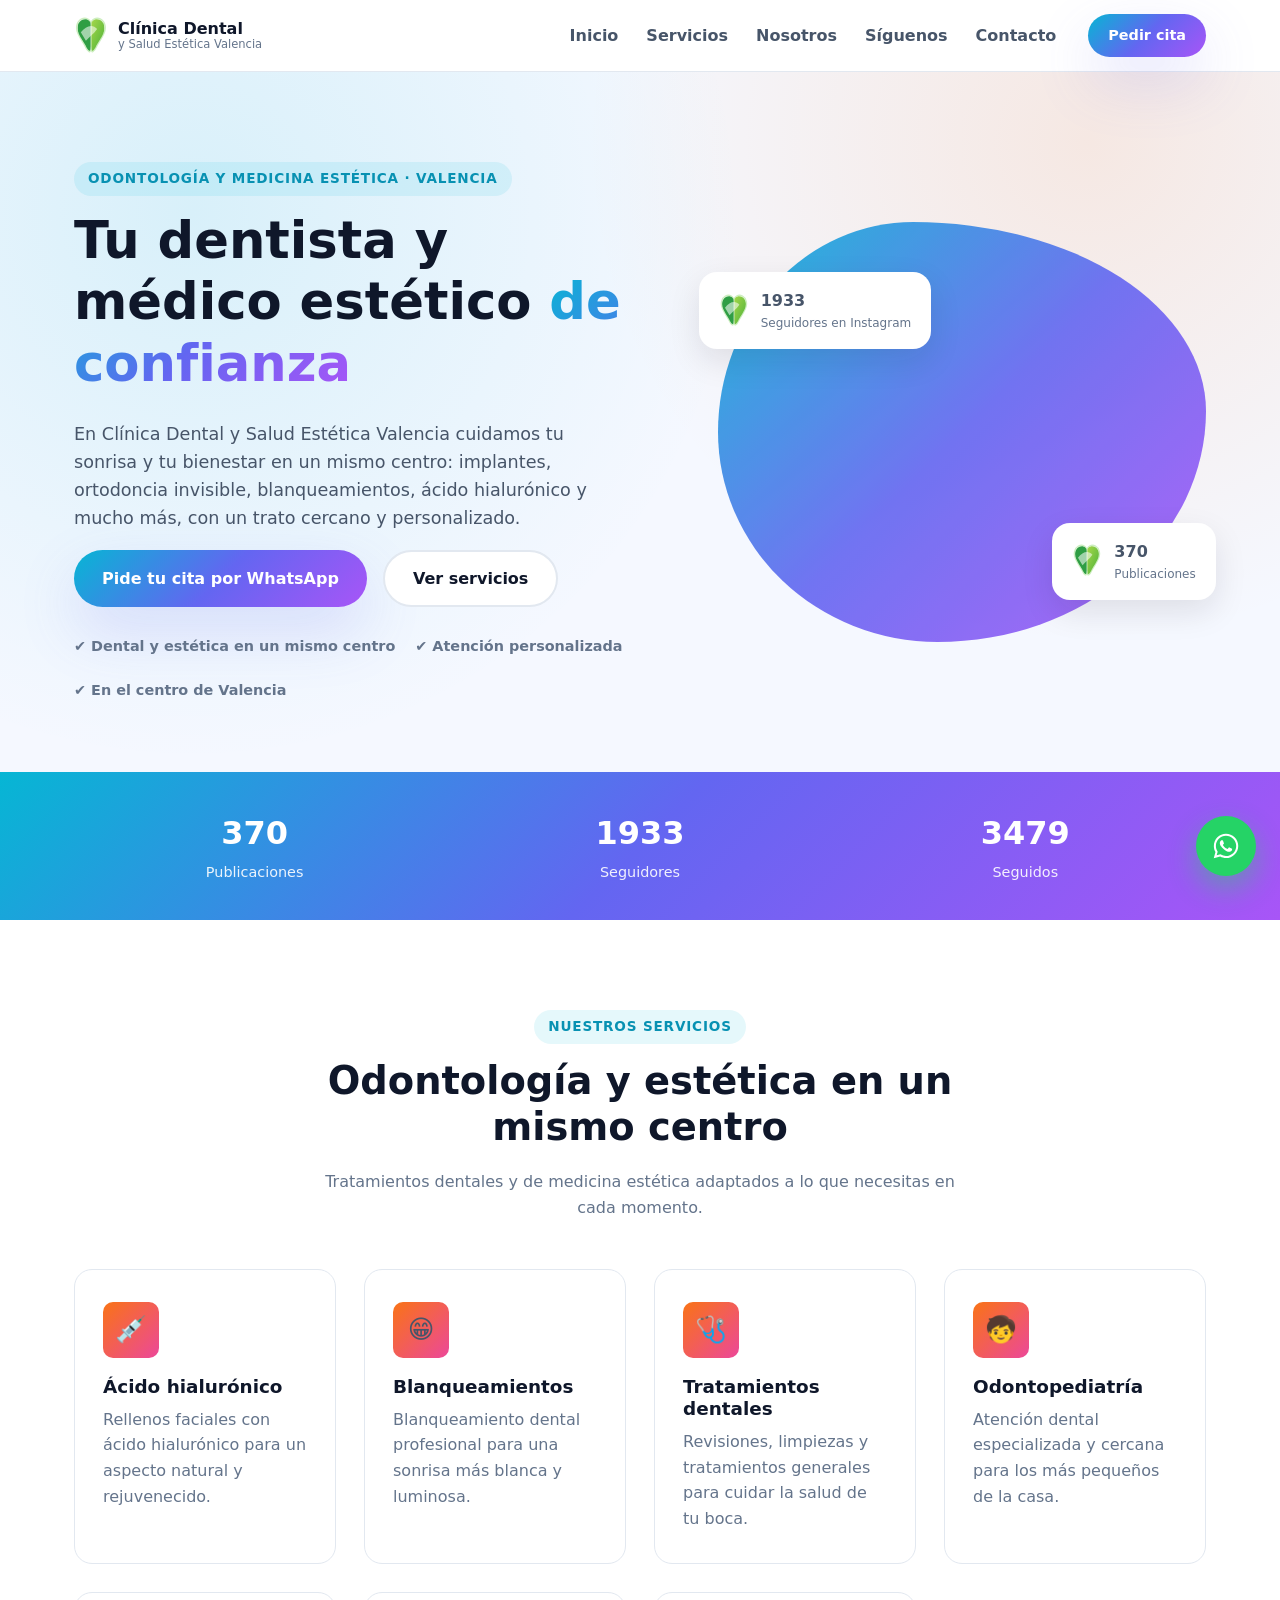
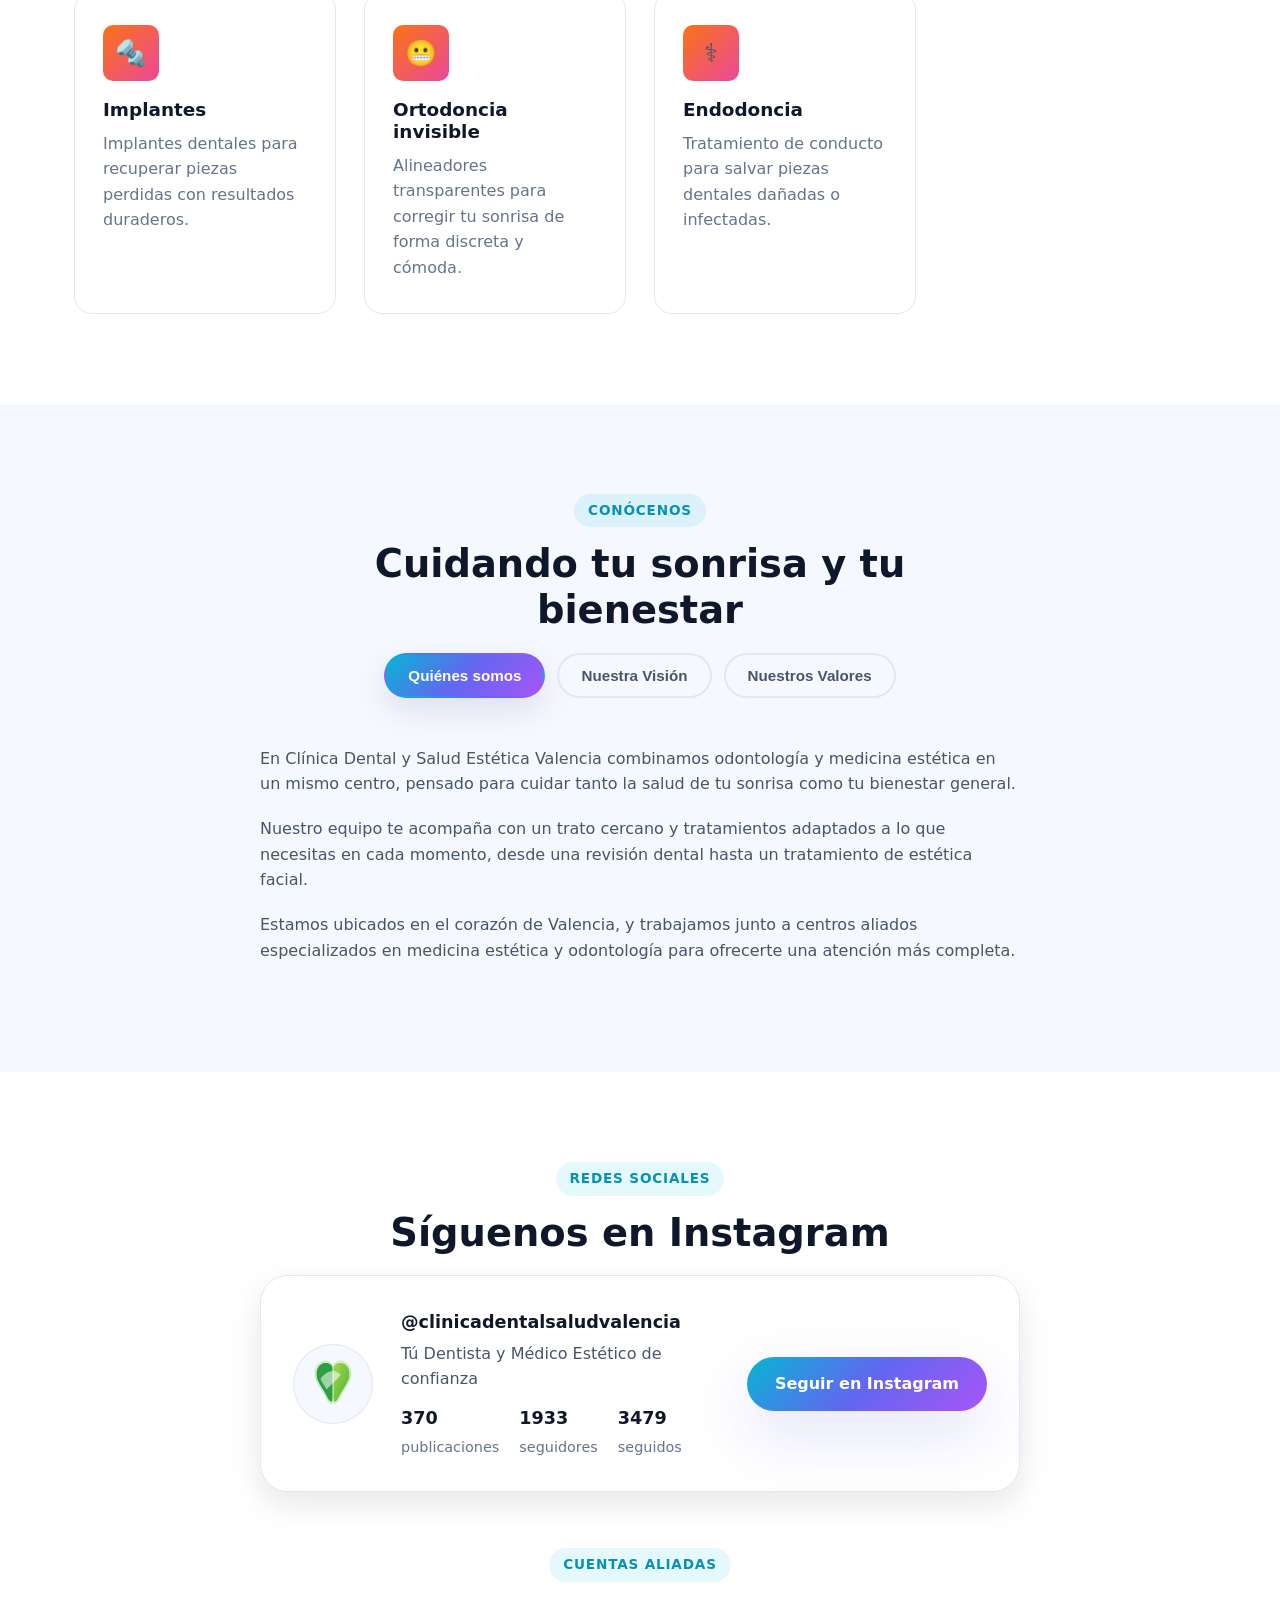
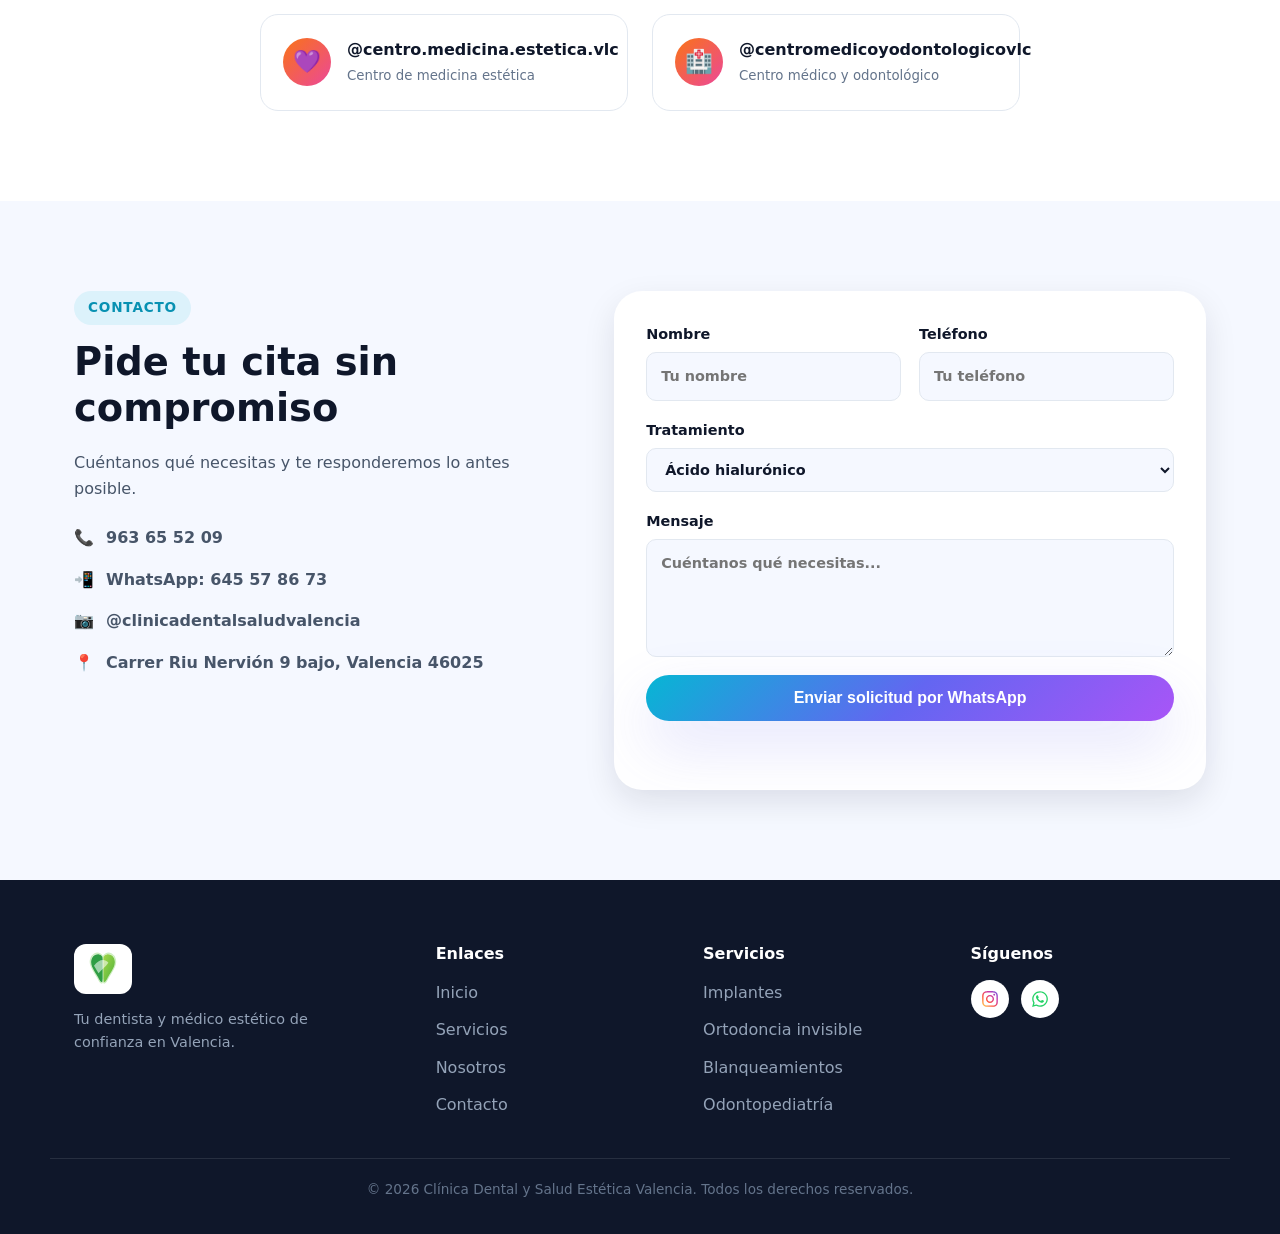
<file: index.html>
<!DOCTYPE html>
<html lang="es">
<head>
  <meta charset="UTF-8">
  <meta name="viewport" content="width=device-width, initial-scale=1.0">
  <title>Clínica Dental y Salud Estética Valencia | Odontología y Medicina Estética</title>
  <meta name="description" content="Clínica Dental y Salud Estética Valencia: tu dentista y médico estético de confianza. Implantes, ortodoncia invisible, blanqueamientos, ácido hialurónico y más, en Valencia.">
  <link rel="icon" href="data:image/svg+xml,<svg xmlns=%22http://www.w3.org/2000/svg%22 viewBox=%220 0 100 100%22><text y=%22.9em%22 font-size=%2290%22>🦷</text></svg>">
  <link rel="stylesheet" href="styles.css">
</head>
<body>

  <header class="header" id="header">
    <div class="container header__inner">
      <a href="#inicio" class="logo">
        <span class="logo__badge" aria-hidden="true">
          <svg viewBox="0 0 100 112" class="tooth-icon">
            <defs>
              <clipPath id="toothClipHeader">
                <path d="M50,24 C50,10 36,2 23,9 C10,16 7,34 14,49 C19,61 27,71 34,84 C37,91 41,97 45,99.5 C47,100.5 48.5,98.5 49.5,89 L50.5,89 C51.5,98.5 53,100.5 55,99.5 C59,97 63,91 66,84 C73,71 81,61 86,49 C93,34 90,16 77,9 C64,2 50,10 50,24 Z"/>
              </clipPath>
              <linearGradient id="toothRightHeader" x1="0" y1="0" x2="1" y2="1">
                <stop offset="0%" stop-color="#a9d94a"/>
                <stop offset="55%" stop-color="#6cbf3f"/>
                <stop offset="100%" stop-color="#3fa535"/>
              </linearGradient>
            </defs>
            <path d="M50,24 C50,10 36,2 23,9 C10,16 7,34 14,49 C19,61 27,71 34,84 C37,91 41,97 45,99.5 C47,100.5 48.5,98.5 49.5,89 L50.5,89 C51.5,98.5 53,100.5 55,99.5 C59,97 63,91 66,84 C73,71 81,61 86,49 C93,34 90,16 77,9 C64,2 50,10 50,24 Z" fill="none" stroke="#cdeec0" stroke-width="4" transform="scale(1.06) translate(-3,-3)"/>
            <g clip-path="url(#toothClipHeader)">
              <rect x="0" y="0" width="50" height="112" fill="#2f9e44"/>
              <rect x="50" y="0" width="50" height="112" fill="url(#toothRightHeader)"/>
              <path d="M20,45 C35,25 55,20 68,35 C58,50 45,58 35,70 Z" fill="#ffffff" opacity="0.55"/>
              <rect x="49" y="0" width="2" height="112" fill="#ffffff"/>
            </g>
          </svg>
        </span>
        <span class="logo__text">
          <strong>Clínica Dental</strong>
          <small>y Salud Estética Valencia</small>
        </span>
      </a>

      <nav class="nav" id="nav">
        <a href="#inicio">Inicio</a>
        <a href="#servicios">Servicios</a>
        <a href="#nosotros">Nosotros</a>
        <a href="#instagram">Síguenos</a>
        <a href="#contacto">Contacto</a>
      </nav>

      <a href="#contacto" class="btn btn--primary btn--small header__cta">Pedir cita</a>

      <button class="nav-toggle" id="navToggle" aria-label="Abrir menú" aria-expanded="false">
        <span></span><span></span><span></span>
      </button>
    </div>
  </header>

  <main>
    <!-- HERO -->
    <section class="hero" id="inicio">
      <div class="container hero__inner">
        <div class="hero__content">
          <p class="eyebrow">Odontología y medicina estética · Valencia</p>
          <h1>Tu dentista y médico estético <span class="text-accent">de confianza</span></h1>
          <p class="hero__lead">
            En Clínica Dental y Salud Estética Valencia cuidamos tu sonrisa y tu bienestar
            en un mismo centro: implantes, ortodoncia invisible, blanqueamientos, ácido
            hialurónico y mucho más, con un trato cercano y personalizado.
          </p>
          <div class="hero__actions">
            <a href="https://api.whatsapp.com/send?phone=34645578673&text=Hola%2C%20quisiera%20pedir%20una%20cita" target="_blank" rel="noopener" class="btn btn--primary">Pide tu cita por WhatsApp</a>
            <a href="#servicios" class="btn btn--ghost">Ver servicios</a>
          </div>
          <ul class="hero__badges">
            <li>✔ Dental y estética en un mismo centro</li>
            <li>✔ Atención personalizada</li>
            <li>✔ En el centro de Valencia</li>
          </ul>
        </div>
        <div class="hero__visual" aria-hidden="true">
          <div class="hero__blob"></div>
          <div class="hero__card hero__card--1">
            <span class="hero__card-icon">
              <svg viewBox="0 0 100 112" class="tooth-icon">
                <defs>
                  <clipPath id="toothClipCard1">
                    <path d="M50,24 C50,10 36,2 23,9 C10,16 7,34 14,49 C19,61 27,71 34,84 C37,91 41,97 45,99.5 C47,100.5 48.5,98.5 49.5,89 L50.5,89 C51.5,98.5 53,100.5 55,99.5 C59,97 63,91 66,84 C73,71 81,61 86,49 C93,34 90,16 77,9 C64,2 50,10 50,24 Z"/>
                  </clipPath>
                  <linearGradient id="toothRightCard1" x1="0" y1="0" x2="1" y2="1">
                    <stop offset="0%" stop-color="#a9d94a"/>
                    <stop offset="55%" stop-color="#6cbf3f"/>
                    <stop offset="100%" stop-color="#3fa535"/>
                  </linearGradient>
                </defs>
                <path d="M50,24 C50,10 36,2 23,9 C10,16 7,34 14,49 C19,61 27,71 34,84 C37,91 41,97 45,99.5 C47,100.5 48.5,98.5 49.5,89 L50.5,89 C51.5,98.5 53,100.5 55,99.5 C59,97 63,91 66,84 C73,71 81,61 86,49 C93,34 90,16 77,9 C64,2 50,10 50,24 Z" fill="none" stroke="#cdeec0" stroke-width="4" transform="scale(1.06) translate(-3,-3)"/>
                <g clip-path="url(#toothClipCard1)">
                  <rect x="0" y="0" width="50" height="112" fill="#2f9e44"/>
                  <rect x="50" y="0" width="50" height="112" fill="url(#toothRightCard1)"/>
                  <path d="M20,45 C35,25 55,20 68,35 C58,50 45,58 35,70 Z" fill="#ffffff" opacity="0.55"/>
                  <rect x="49" y="0" width="2" height="112" fill="#ffffff"/>
                </g>
              </svg>
            </span>
            <div>
              <strong>1933</strong>
              <small>Seguidores en Instagram</small>
            </div>
          </div>
          <div class="hero__card hero__card--2">
            <span class="hero__card-icon">
              <svg viewBox="0 0 100 112" class="tooth-icon">
                <defs>
                  <clipPath id="toothClipCard2">
                    <path d="M50,24 C50,10 36,2 23,9 C10,16 7,34 14,49 C19,61 27,71 34,84 C37,91 41,97 45,99.5 C47,100.5 48.5,98.5 49.5,89 L50.5,89 C51.5,98.5 53,100.5 55,99.5 C59,97 63,91 66,84 C73,71 81,61 86,49 C93,34 90,16 77,9 C64,2 50,10 50,24 Z"/>
                  </clipPath>
                  <linearGradient id="toothRightCard2" x1="0" y1="0" x2="1" y2="1">
                    <stop offset="0%" stop-color="#a9d94a"/>
                    <stop offset="55%" stop-color="#6cbf3f"/>
                    <stop offset="100%" stop-color="#3fa535"/>
                  </linearGradient>
                </defs>
                <path d="M50,24 C50,10 36,2 23,9 C10,16 7,34 14,49 C19,61 27,71 34,84 C37,91 41,97 45,99.5 C47,100.5 48.5,98.5 49.5,89 L50.5,89 C51.5,98.5 53,100.5 55,99.5 C59,97 63,91 66,84 C73,71 81,61 86,49 C93,34 90,16 77,9 C64,2 50,10 50,24 Z" fill="none" stroke="#cdeec0" stroke-width="4" transform="scale(1.06) translate(-3,-3)"/>
                <g clip-path="url(#toothClipCard2)">
                  <rect x="0" y="0" width="50" height="112" fill="#2f9e44"/>
                  <rect x="50" y="0" width="50" height="112" fill="url(#toothRightCard2)"/>
                  <path d="M20,45 C35,25 55,20 68,35 C58,50 45,58 35,70 Z" fill="#ffffff" opacity="0.55"/>
                  <rect x="49" y="0" width="2" height="112" fill="#ffffff"/>
                </g>
              </svg>
            </span>
            <div>
              <strong>370</strong>
              <small>Publicaciones</small>
            </div>
          </div>
        </div>
      </div>
    </section>

    <!-- STATS -->
    <section class="stats">
      <div class="container stats__inner">
        <div class="stat">
          <span class="stat__number">370</span>
          <span class="stat__label">Publicaciones</span>
        </div>
        <div class="stat">
          <span class="stat__number">1933</span>
          <span class="stat__label">Seguidores</span>
        </div>
        <div class="stat">
          <span class="stat__number">3479</span>
          <span class="stat__label">Seguidos</span>
        </div>
      </div>
    </section>

    <!-- SERVICIOS -->
    <section class="services" id="servicios">
      <div class="container">
        <p class="eyebrow eyebrow--center">Nuestros servicios</p>
        <h2 class="section-title">Odontología y estética en un mismo centro</h2>
        <p class="section-lead">
          Tratamientos dentales y de medicina estética adaptados a lo que necesitas en cada momento.
        </p>

        <div class="services__grid">
          <article class="card">
            <span class="card__icon">💉</span>
            <h3>Ácido hialurónico</h3>
            <p>Rellenos faciales con ácido hialurónico para un aspecto natural y rejuvenecido.</p>
          </article>
          <article class="card">
            <span class="card__icon">😁</span>
            <h3>Blanqueamientos</h3>
            <p>Blanqueamiento dental profesional para una sonrisa más blanca y luminosa.</p>
          </article>
          <article class="card">
            <span class="card__icon">🩺</span>
            <h3>Tratamientos dentales</h3>
            <p>Revisiones, limpiezas y tratamientos generales para cuidar la salud de tu boca.</p>
          </article>
          <article class="card">
            <span class="card__icon">🧒</span>
            <h3>Odontopediatría</h3>
            <p>Atención dental especializada y cercana para los más pequeños de la casa.</p>
          </article>
          <article class="card">
            <span class="card__icon">🔩</span>
            <h3>Implantes</h3>
            <p>Implantes dentales para recuperar piezas perdidas con resultados duraderos.</p>
          </article>
          <article class="card">
            <span class="card__icon">😬</span>
            <h3>Ortodoncia invisible</h3>
            <p>Alineadores transparentes para corregir tu sonrisa de forma discreta y cómoda.</p>
          </article>
          <article class="card">
            <span class="card__icon">⚕️</span>
            <h3>Endodoncia</h3>
            <p>Tratamiento de conducto para salvar piezas dentales dañadas o infectadas.</p>
          </article>
        </div>
      </div>
    </section>

    <!-- NOSOTROS -->
    <section class="about" id="nosotros">
      <div class="container">
        <p class="eyebrow eyebrow--center">Conócenos</p>
        <h2 class="section-title">Cuidando tu sonrisa y tu bienestar</h2>

        <div class="tabs" role="tablist">
          <button class="tab-btn is-active" data-tab="quienes-somos" role="tab" aria-selected="true">Quiénes somos</button>
          <button class="tab-btn" data-tab="vision" role="tab" aria-selected="false">Nuestra Visión</button>
          <button class="tab-btn" data-tab="valores" role="tab" aria-selected="false">Nuestros Valores</button>
        </div>

        <div class="tab-panel is-active" id="tab-quienes-somos" role="tabpanel">
          <div class="tab-text">
            <p>
              En Clínica Dental y Salud Estética Valencia combinamos odontología y medicina
              estética en un mismo centro, pensado para cuidar tanto la salud de tu sonrisa
              como tu bienestar general.
            </p>
            <p>
              Nuestro equipo te acompaña con un trato cercano y tratamientos adaptados a lo
              que necesitas en cada momento, desde una revisión dental hasta un tratamiento
              de estética facial.
            </p>
            <p>
              Estamos ubicados en el corazón de Valencia, y trabajamos junto a centros
              aliados especializados en medicina estética y odontología para ofrecerte una
              atención más completa.
            </p>
          </div>
        </div>

        <div class="tab-panel" id="tab-vision" role="tabpanel">
          <div class="tab-text tab-text--centered">
            <p class="tab-quote">
              Queremos ser el centro de confianza de referencia en Valencia para el cuidado
              dental y estético, ofreciendo un servicio cercano, profesional y adaptado a
              cada paciente, donde cuidar tu sonrisa y tu bienestar sea una experiencia
              sencilla y agradable.
            </p>
          </div>
        </div>

        <div class="tab-panel" id="tab-valores" role="tabpanel">
          <div class="values__grid">
            <article class="value-card">
              <span class="value-card__number">1</span>
              <h3>Confianza</h3>
              <p>Construimos una relación cercana con cada paciente, basada en la escucha y la transparencia.</p>
            </article>
            <article class="value-card">
              <span class="value-card__number">2</span>
              <h3>Excelencia clínica</h3>
              <p>Cuidamos cada detalle de tus tratamientos dentales y estéticos con rigor profesional.</p>
            </article>
            <article class="value-card">
              <span class="value-card__number">3</span>
              <h3>Cercanía</h3>
              <p>Te acompañamos en cada paso, resolviendo tus dudas y adaptándonos a tus necesidades.</p>
            </article>
            <article class="value-card">
              <span class="value-card__number">4</span>
              <h3>Innovación</h3>
              <p>Incorporamos tratamientos y técnicas actuales para cuidarte mejor cada día.</p>
            </article>
            <article class="value-card">
              <span class="value-card__number">5</span>
              <h3>Compromiso</h3>
              <p>Nos comprometemos con tu salud dental y tu bienestar a largo plazo.</p>
            </article>
          </div>
        </div>
      </div>
    </section>

    <!-- INSTAGRAM / CUENTAS ALIADAS -->
    <section class="social" id="instagram">
      <div class="container">
        <p class="eyebrow eyebrow--center">Redes sociales</p>
        <h2 class="section-title">Síguenos en Instagram</h2>

        <div class="ig-profile">
          <span class="ig-profile__avatar" aria-hidden="true">
            <svg viewBox="0 0 100 112" class="tooth-icon">
              <defs>
                <clipPath id="toothClipIg">
                  <path d="M50,24 C50,10 36,2 23,9 C10,16 7,34 14,49 C19,61 27,71 34,84 C37,91 41,97 45,99.5 C47,100.5 48.5,98.5 49.5,89 L50.5,89 C51.5,98.5 53,100.5 55,99.5 C59,97 63,91 66,84 C73,71 81,61 86,49 C93,34 90,16 77,9 C64,2 50,10 50,24 Z"/>
                </clipPath>
                <linearGradient id="toothRightIg" x1="0" y1="0" x2="1" y2="1">
                  <stop offset="0%" stop-color="#a9d94a"/>
                  <stop offset="55%" stop-color="#6cbf3f"/>
                  <stop offset="100%" stop-color="#3fa535"/>
                </linearGradient>
              </defs>
              <path d="M50,24 C50,10 36,2 23,9 C10,16 7,34 14,49 C19,61 27,71 34,84 C37,91 41,97 45,99.5 C47,100.5 48.5,98.5 49.5,89 L50.5,89 C51.5,98.5 53,100.5 55,99.5 C59,97 63,91 66,84 C73,71 81,61 86,49 C93,34 90,16 77,9 C64,2 50,10 50,24 Z" fill="none" stroke="#cdeec0" stroke-width="4" transform="scale(1.06) translate(-3,-3)"/>
              <g clip-path="url(#toothClipIg)">
                <rect x="0" y="0" width="50" height="112" fill="#2f9e44"/>
                <rect x="50" y="0" width="50" height="112" fill="url(#toothRightIg)"/>
                <path d="M20,45 C35,25 55,20 68,35 C58,50 45,58 35,70 Z" fill="#ffffff" opacity="0.55"/>
                <rect x="49" y="0" width="2" height="112" fill="#ffffff"/>
              </g>
            </svg>
          </span>
          <div class="ig-profile__info">
            <strong>@clinicadentalsaludvalencia</strong>
            <p>Tú Dentista y Médico Estético de confianza</p>
            <ul class="ig-profile__stats">
              <li><strong>370</strong> publicaciones</li>
              <li><strong>1933</strong> seguidores</li>
              <li><strong>3479</strong> seguidos</li>
            </ul>
          </div>
          <a href="https://instagram.com/clinicadentalsaludvalencia" target="_blank" rel="noopener" class="btn btn--primary">Seguir en Instagram</a>
        </div>

        <p class="eyebrow eyebrow--center" style="margin-top: 56px;">Cuentas aliadas</p>
        <div class="allies__grid">
          <a class="allies__card" href="https://instagram.com/centro.medicina.estetica.vlc" target="_blank" rel="noopener">
            <span class="allies__icon">💜</span>
            <div>
              <strong>@centro.medicina.estetica.vlc</strong>
              <small>Centro de medicina estética</small>
            </div>
          </a>
          <a class="allies__card" href="https://instagram.com/centromedicoyodontologicovlc" target="_blank" rel="noopener">
            <span class="allies__icon">🏥</span>
            <div>
              <strong>@centromedicoyodontologicovlc</strong>
              <small>Centro médico y odontológico</small>
            </div>
          </a>
        </div>
      </div>
    </section>

    <!-- CONTACTO -->
    <section class="contact" id="contacto">
      <div class="container contact__inner">
        <div class="contact__info">
          <p class="eyebrow">Contacto</p>
          <h2 class="section-title section-title--left">Pide tu cita sin compromiso</h2>
          <p>Cuéntanos qué necesitas y te responderemos lo antes posible.</p>

          <ul class="contact__details">
            <li><span>📞</span> <a href="tel:+34963655209">963 65 52 09</a></li>
            <li><span>📲</span> <a href="https://api.whatsapp.com/send?phone=34645578673&text=Hola%2C%20quisiera%20pedir%20una%20cita" target="_blank" rel="noopener">WhatsApp: 645 57 86 73</a></li>
            <li><span>📷</span> <a href="https://instagram.com/clinicadentalsaludvalencia" target="_blank" rel="noopener">@clinicadentalsaludvalencia</a></li>
            <li><span>📍</span> <a href="https://www.google.com/maps/search/?api=1&query=Carrer+Riu+Nervi%C3%B3n+9+bajo+Valencia+46025" target="_blank" rel="noopener">Carrer Riu Nervión 9 bajo, Valencia 46025</a></li>
          </ul>
        </div>

        <form class="contact__form" id="contactForm">
          <div class="form-row">
            <label>
              Nombre
              <input type="text" name="nombre" required placeholder="Tu nombre">
            </label>
            <label>
              Teléfono
              <input type="tel" name="telefono" required placeholder="Tu teléfono">
            </label>
          </div>
          <label>
            Tratamiento
            <select name="tratamiento">
              <option value="Ácido hialurónico">Ácido hialurónico</option>
              <option value="Blanqueamiento">Blanqueamiento</option>
              <option value="Tratamiento dental general">Tratamiento dental general</option>
              <option value="Odontopediatría">Odontopediatría</option>
              <option value="Implantes">Implantes</option>
              <option value="Ortodoncia invisible">Ortodoncia invisible</option>
              <option value="Endodoncia">Endodoncia</option>
              <option value="Otro">Otro</option>
            </select>
          </label>
          <label>
            Mensaje
            <textarea name="mensaje" rows="4" placeholder="Cuéntanos qué necesitas..."></textarea>
          </label>
          <button type="submit" class="btn btn--primary btn--full">Enviar solicitud por WhatsApp</button>
          <p class="form-status" id="formStatus" role="status"></p>
        </form>
      </div>
    </section>
  </main>

  <footer class="footer">
    <div class="container footer__inner">
      <div class="footer__brand">
        <div class="footer__logo-badge">
          <svg viewBox="0 0 100 112" class="tooth-icon">
            <defs>
              <clipPath id="toothClipFooter">
                <path d="M50,24 C50,10 36,2 23,9 C10,16 7,34 14,49 C19,61 27,71 34,84 C37,91 41,97 45,99.5 C47,100.5 48.5,98.5 49.5,89 L50.5,89 C51.5,98.5 53,100.5 55,99.5 C59,97 63,91 66,84 C73,71 81,61 86,49 C93,34 90,16 77,9 C64,2 50,10 50,24 Z"/>
              </clipPath>
              <linearGradient id="toothRightFooter" x1="0" y1="0" x2="1" y2="1">
                <stop offset="0%" stop-color="#a9d94a"/>
                <stop offset="55%" stop-color="#6cbf3f"/>
                <stop offset="100%" stop-color="#3fa535"/>
              </linearGradient>
            </defs>
            <path d="M50,24 C50,10 36,2 23,9 C10,16 7,34 14,49 C19,61 27,71 34,84 C37,91 41,97 45,99.5 C47,100.5 48.5,98.5 49.5,89 L50.5,89 C51.5,98.5 53,100.5 55,99.5 C59,97 63,91 66,84 C73,71 81,61 86,49 C93,34 90,16 77,9 C64,2 50,10 50,24 Z" fill="none" stroke="#cdeec0" stroke-width="4" transform="scale(1.06) translate(-3,-3)"/>
            <g clip-path="url(#toothClipFooter)">
              <rect x="0" y="0" width="50" height="112" fill="#2f9e44"/>
              <rect x="50" y="0" width="50" height="112" fill="url(#toothRightFooter)"/>
              <path d="M20,45 C35,25 55,20 68,35 C58,50 45,58 35,70 Z" fill="#ffffff" opacity="0.55"/>
              <rect x="49" y="0" width="2" height="112" fill="#ffffff"/>
            </g>
          </svg>
        </div>
        <p>Tu dentista y médico estético de confianza en Valencia.</p>
      </div>

      <div class="footer__col">
        <h4>Enlaces</h4>
        <a href="#inicio">Inicio</a>
        <a href="#servicios">Servicios</a>
        <a href="#nosotros">Nosotros</a>
        <a href="#contacto">Contacto</a>
      </div>

      <div class="footer__col">
        <h4>Servicios</h4>
        <a href="#servicios">Implantes</a>
        <a href="#servicios">Ortodoncia invisible</a>
        <a href="#servicios">Blanqueamientos</a>
        <a href="#servicios">Odontopediatría</a>
      </div>

      <div class="footer__col">
        <h4>Síguenos</h4>
        <div class="footer__social">
          <a class="social-icon" href="https://instagram.com/clinicadentalsaludvalencia" target="_blank" rel="noopener" aria-label="Instagram">
            <svg viewBox="0 0 448 512" aria-hidden="true">
              <defs>
                <linearGradient id="igGradientFooter" x1="0%" y1="100%" x2="100%" y2="0%">
                  <stop offset="0%" stop-color="#FFDD55"/>
                  <stop offset="35%" stop-color="#FF543E"/>
                  <stop offset="70%" stop-color="#C837AB"/>
                  <stop offset="100%" stop-color="#5F5DE8"/>
                </linearGradient>
              </defs>
              <path fill="url(#igGradientFooter)" d="M224.1 141c-63.6 0-114.9 51.3-114.9 114.9s51.3 114.9 114.9 114.9S339 319.5 339 255.9 287.7 141 224.1 141zm0 189.6c-41.1 0-74.7-33.5-74.7-74.7s33.5-74.7 74.7-74.7 74.7 33.5 74.7 74.7-33.6 74.7-74.7 74.7zm146.4-194.3c0 14.9-12 26.8-26.8 26.8-14.9 0-26.8-12-26.8-26.8s12-26.8 26.8-26.8 26.8 12 26.8 26.8zm76.1 27.2c-1.7-35.9-9.9-67.7-36.2-93.9-26.2-26.2-58-34.4-93.9-36.2-37-2.1-147.9-2.1-184.9 0-35.8 1.7-67.6 9.9-93.9 36.1s-34.4 58-36.2 93.9c-2.1 37-2.1 147.9 0 184.9 1.7 35.9 9.9 67.7 36.2 93.9s58 34.4 93.9 36.2c37 2.1 147.9 2.1 184.9 0 35.9-1.7 67.7-9.9 93.9-36.2 26.2-26.2 34.4-58 36.2-93.9 2.1-37 2.1-147.8 0-184.8zM398.8 388c-7.8 19.6-22.9 34.7-42.6 42.6-29.5 11.7-99.5 9-132.1 9s-102.7 2.6-132.1-9c-19.6-7.8-34.7-22.9-42.6-42.6-11.7-29.5-9-99.5-9-132.1s-2.6-102.7 9-132.1c7.8-19.6 22.9-34.7 42.6-42.6 29.5-11.7 99.5-9 132.1-9s102.7-2.6 132.1 9c19.6 7.8 34.7 22.9 42.6 42.6 11.7 29.5 9 99.5 9 132.1s2.7 102.7-9 132.1z"/>
            </svg>
          </a>
          <a class="social-icon" href="https://api.whatsapp.com/send?phone=34645578673&text=Hola%2C%20quisiera%20pedir%20una%20cita" target="_blank" rel="noopener" aria-label="WhatsApp">
            <svg viewBox="0 0 448 512" fill="#25D366" aria-hidden="true"><path d="M380.9 97.1C339 55.1 283.2 32 223.9 32c-122.4 0-222 99.6-222 222 0 39.1 10.2 77.3 29.6 111L0 480l117.7-30.9c32.4 17.7 68.9 27 106.1 27h.1c122.3 0 224.1-99.6 224.1-222 0-59.3-25.2-115-67.1-157zm-157 341.6c-33.2 0-65.7-8.9-94-25.7l-6.7-4-69.8 18.3L72 359.2l-4.4-7c-18.5-29.4-28.2-63.3-28.2-98.2 0-101.7 82.8-184.5 184.6-184.5 49.3 0 95.6 19.2 130.4 54.1 34.8 34.9 56.2 81.2 56.1 130.5 0 101.8-84.9 184.6-186.6 184.6zm101.2-138.2c-5.5-2.8-32.8-16.2-37.9-18-5.1-1.9-8.8-2.8-12.5 2.8-3.7 5.6-14.3 18-17.6 21.7-3.2 3.7-6.5 4.2-12 1.4-32.6-16.3-54-29.1-75.5-66-5.7-9.8 5.7-9.1 16.3-30.3 1.8-3.7.9-6.9-.5-9.7-1.4-2.8-12.5-30.1-17.1-41.2-4.5-10.8-9.1-9.3-12.5-9.5-3.2-.2-6.9-.2-10.6-.2-3.7 0-9.7 1.4-14.8 6.9-5.1 5.6-19.4 19-19.4 46.3 0 27.3 19.9 53.7 22.6 57.4 2.8 3.7 39.1 59.7 94.8 83.8 35.2 15.2 49 16.5 66.6 13.9 10.7-1.6 32.8-13.4 37.4-26.4 4.6-13 4.6-24.1 3.2-26.4-1.3-2.5-5-3.9-10.5-6.6z"/></svg>
          </a>
        </div>
      </div>
    </div>
    <div class="footer__bottom">
      <p>&copy; <span id="year"></span> Clínica Dental y Salud Estética Valencia. Todos los derechos reservados.</p>
    </div>
  </footer>

  <a href="https://api.whatsapp.com/send?phone=34645578673&text=Hola%2C%20quisiera%20pedir%20una%20cita" target="_blank" rel="noopener" class="whatsapp-fab" aria-label="Contactar por WhatsApp">
    <svg viewBox="0 0 448 512" fill="#fff" aria-hidden="true"><path d="M380.9 97.1C339 55.1 283.2 32 223.9 32c-122.4 0-222 99.6-222 222 0 39.1 10.2 77.3 29.6 111L0 480l117.7-30.9c32.4 17.7 68.9 27 106.1 27h.1c122.3 0 224.1-99.6 224.1-222 0-59.3-25.2-115-67.1-157zm-157 341.6c-33.2 0-65.7-8.9-94-25.7l-6.7-4-69.8 18.3L72 359.2l-4.4-7c-18.5-29.4-28.2-63.3-28.2-98.2 0-101.7 82.8-184.5 184.6-184.5 49.3 0 95.6 19.2 130.4 54.1 34.8 34.9 56.2 81.2 56.1 130.5 0 101.8-84.9 184.6-186.6 184.6zm101.2-138.2c-5.5-2.8-32.8-16.2-37.9-18-5.1-1.9-8.8-2.8-12.5 2.8-3.7 5.6-14.3 18-17.6 21.7-3.2 3.7-6.5 4.2-12 1.4-32.6-16.3-54-29.1-75.5-66-5.7-9.8 5.7-9.1 16.3-30.3 1.8-3.7.9-6.9-.5-9.7-1.4-2.8-12.5-30.1-17.1-41.2-4.5-10.8-9.1-9.3-12.5-9.5-3.2-.2-6.9-.2-10.6-.2-3.7 0-9.7 1.4-14.8 6.9-5.1 5.6-19.4 19-19.4 46.3 0 27.3 19.9 53.7 22.6 57.4 2.8 3.7 39.1 59.7 94.8 83.8 35.2 15.2 49 16.5 66.6 13.9 10.7-1.6 32.8-13.4 37.4-26.4 4.6-13 4.6-24.1 3.2-26.4-1.3-2.5-5-3.9-10.5-6.6z"/></svg>
  </a>

  <script src="script.js"></script>
</body>
</html>
</file>
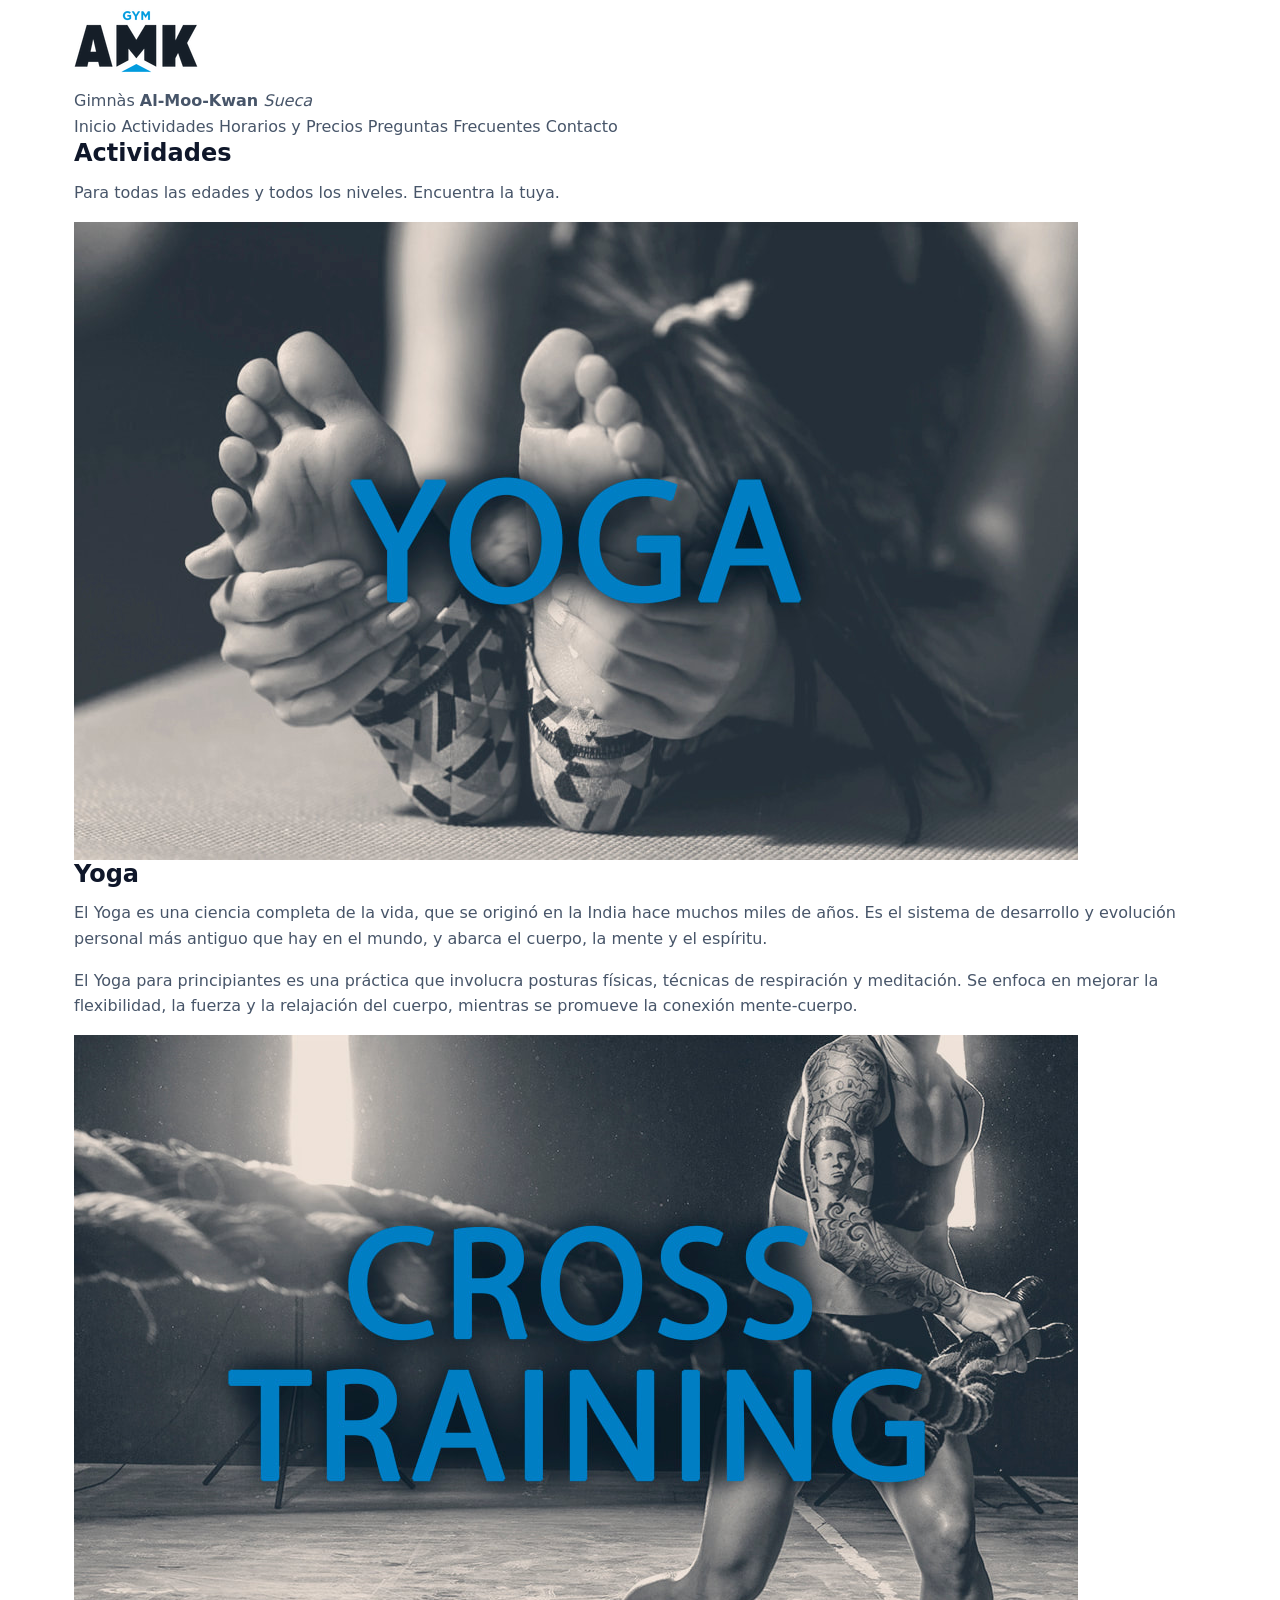
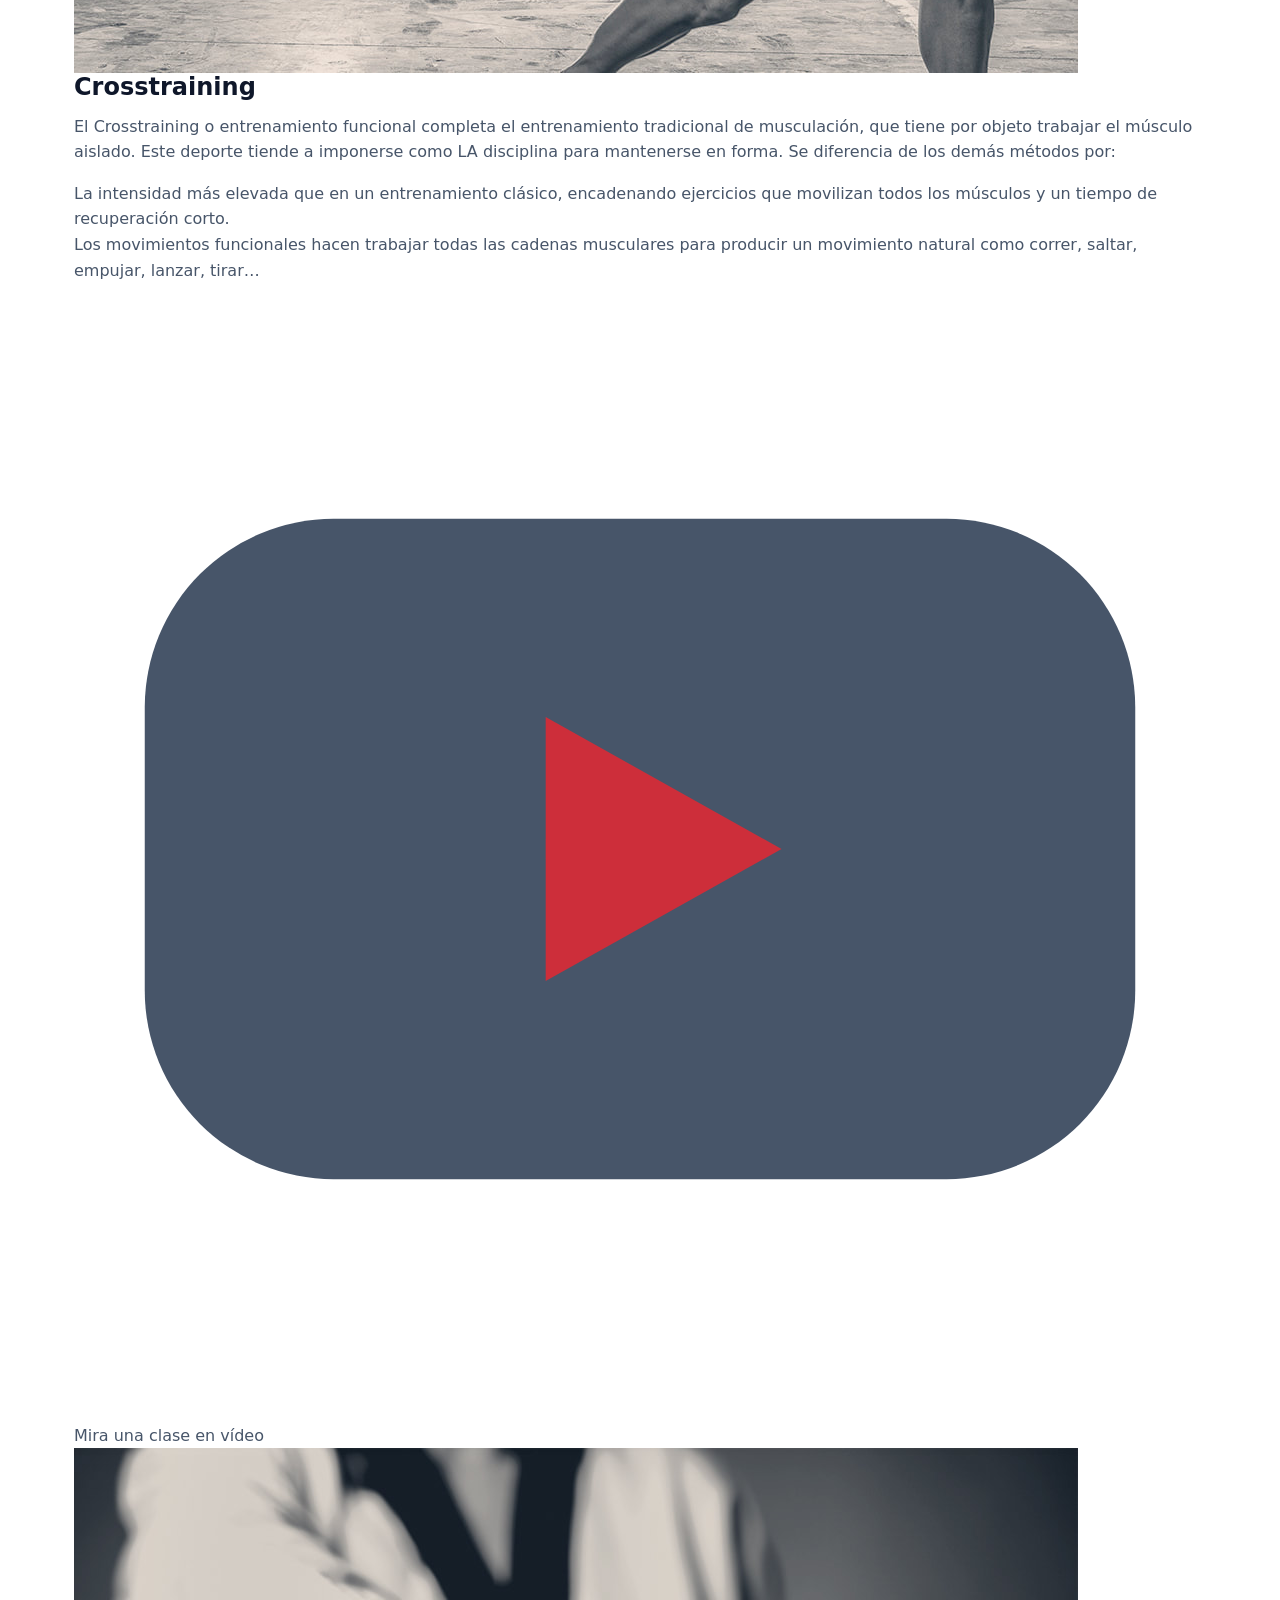
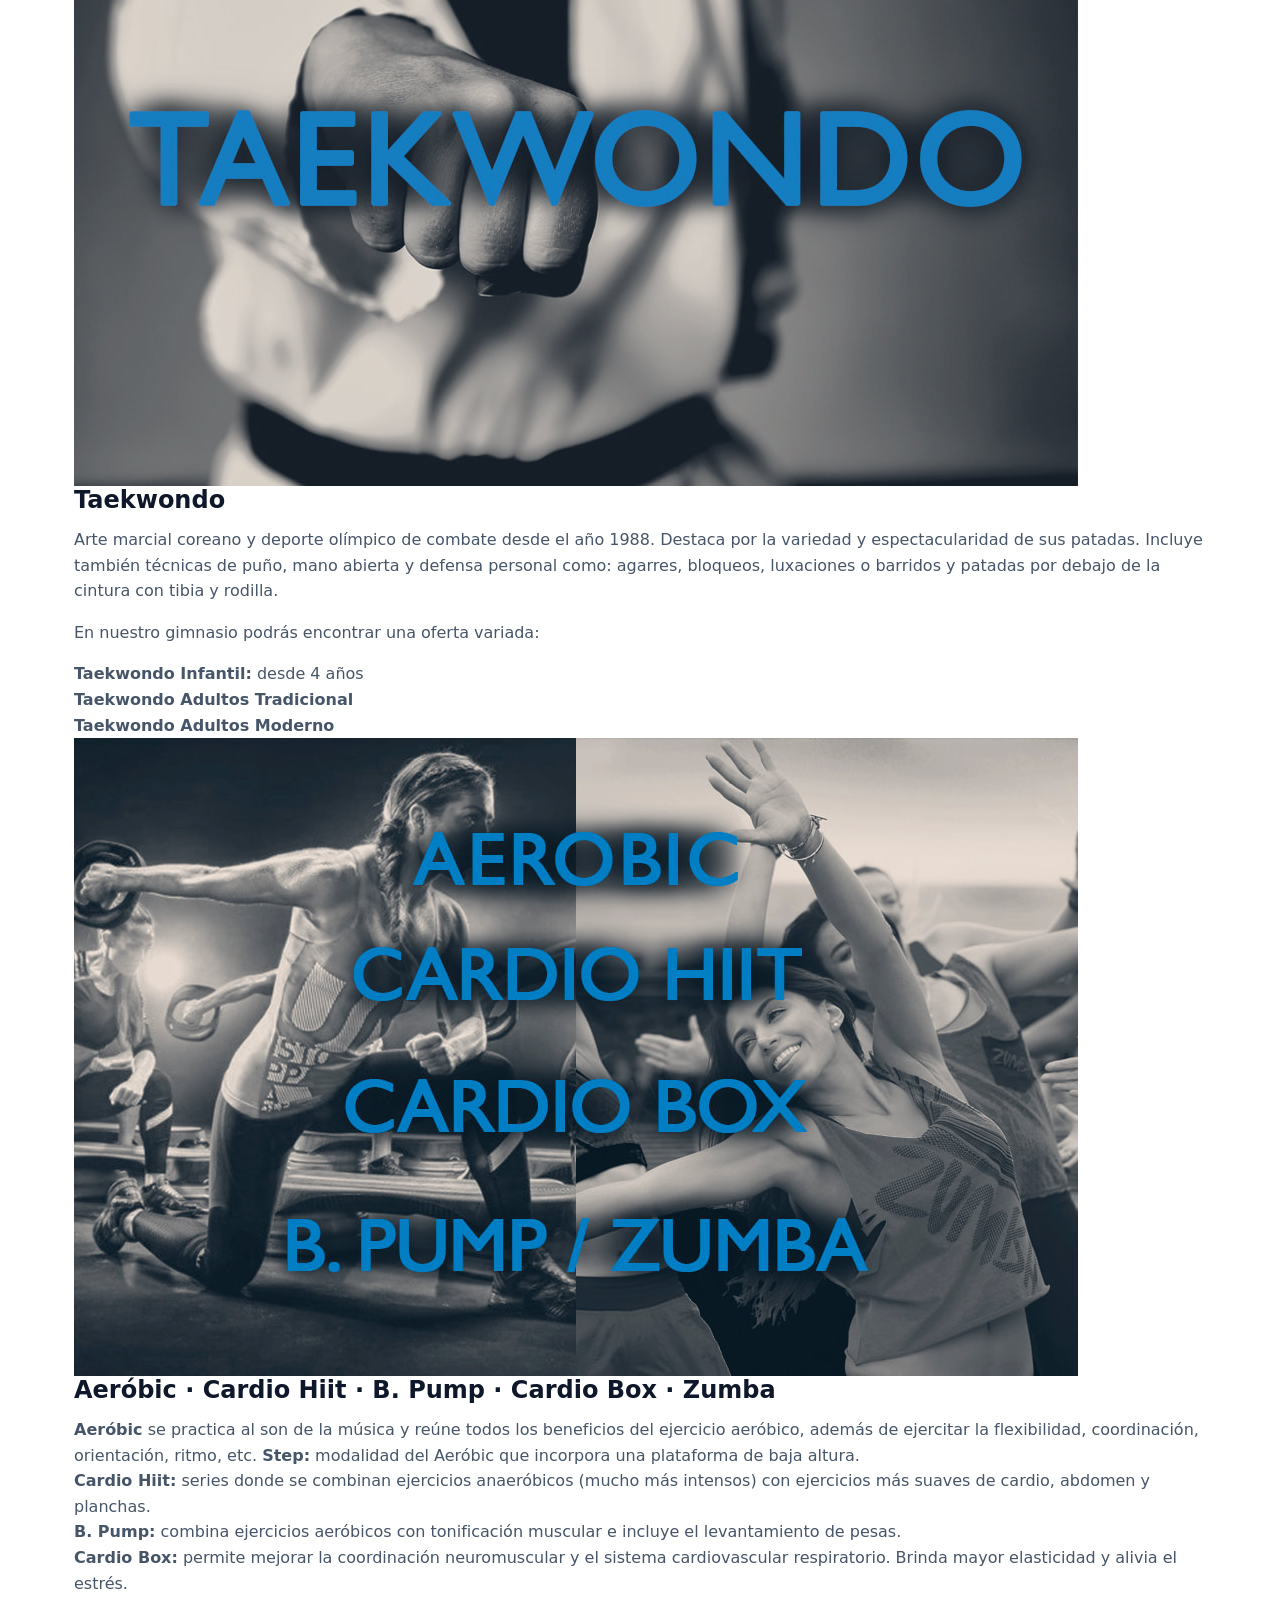
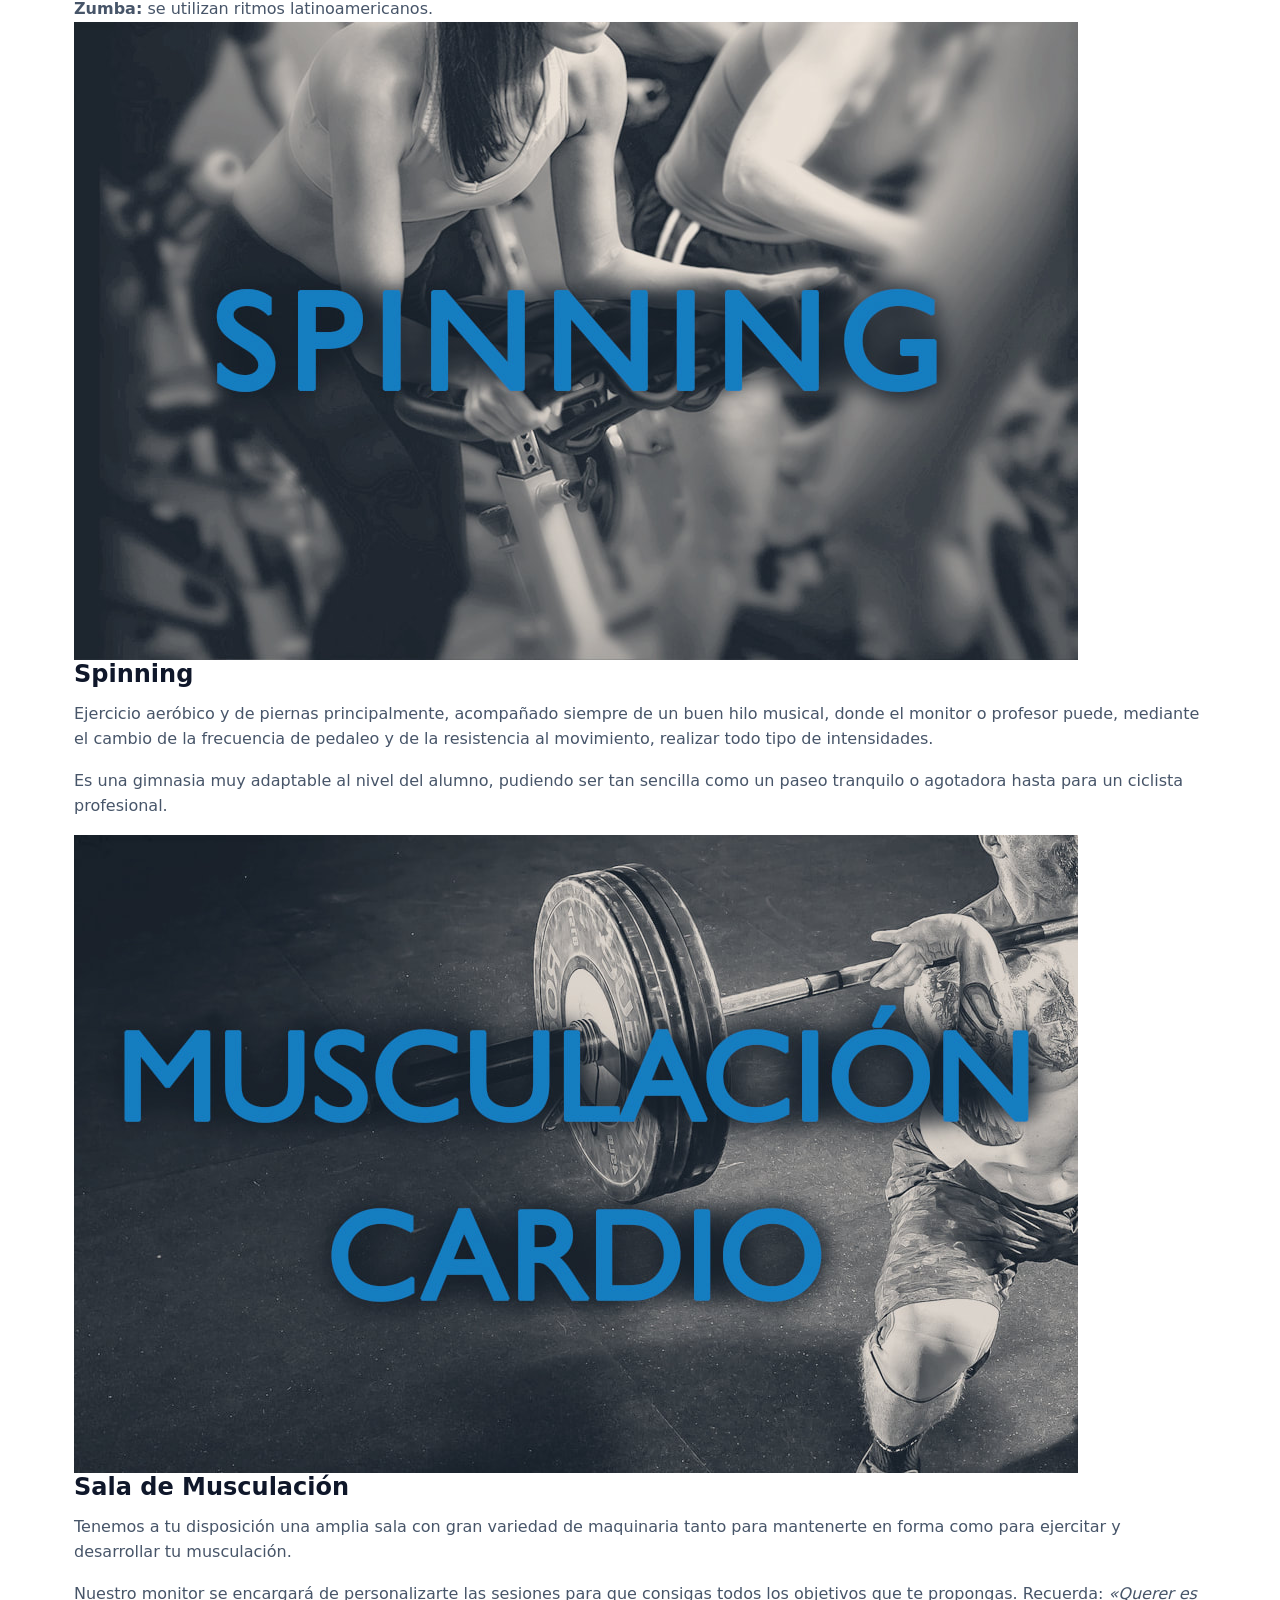
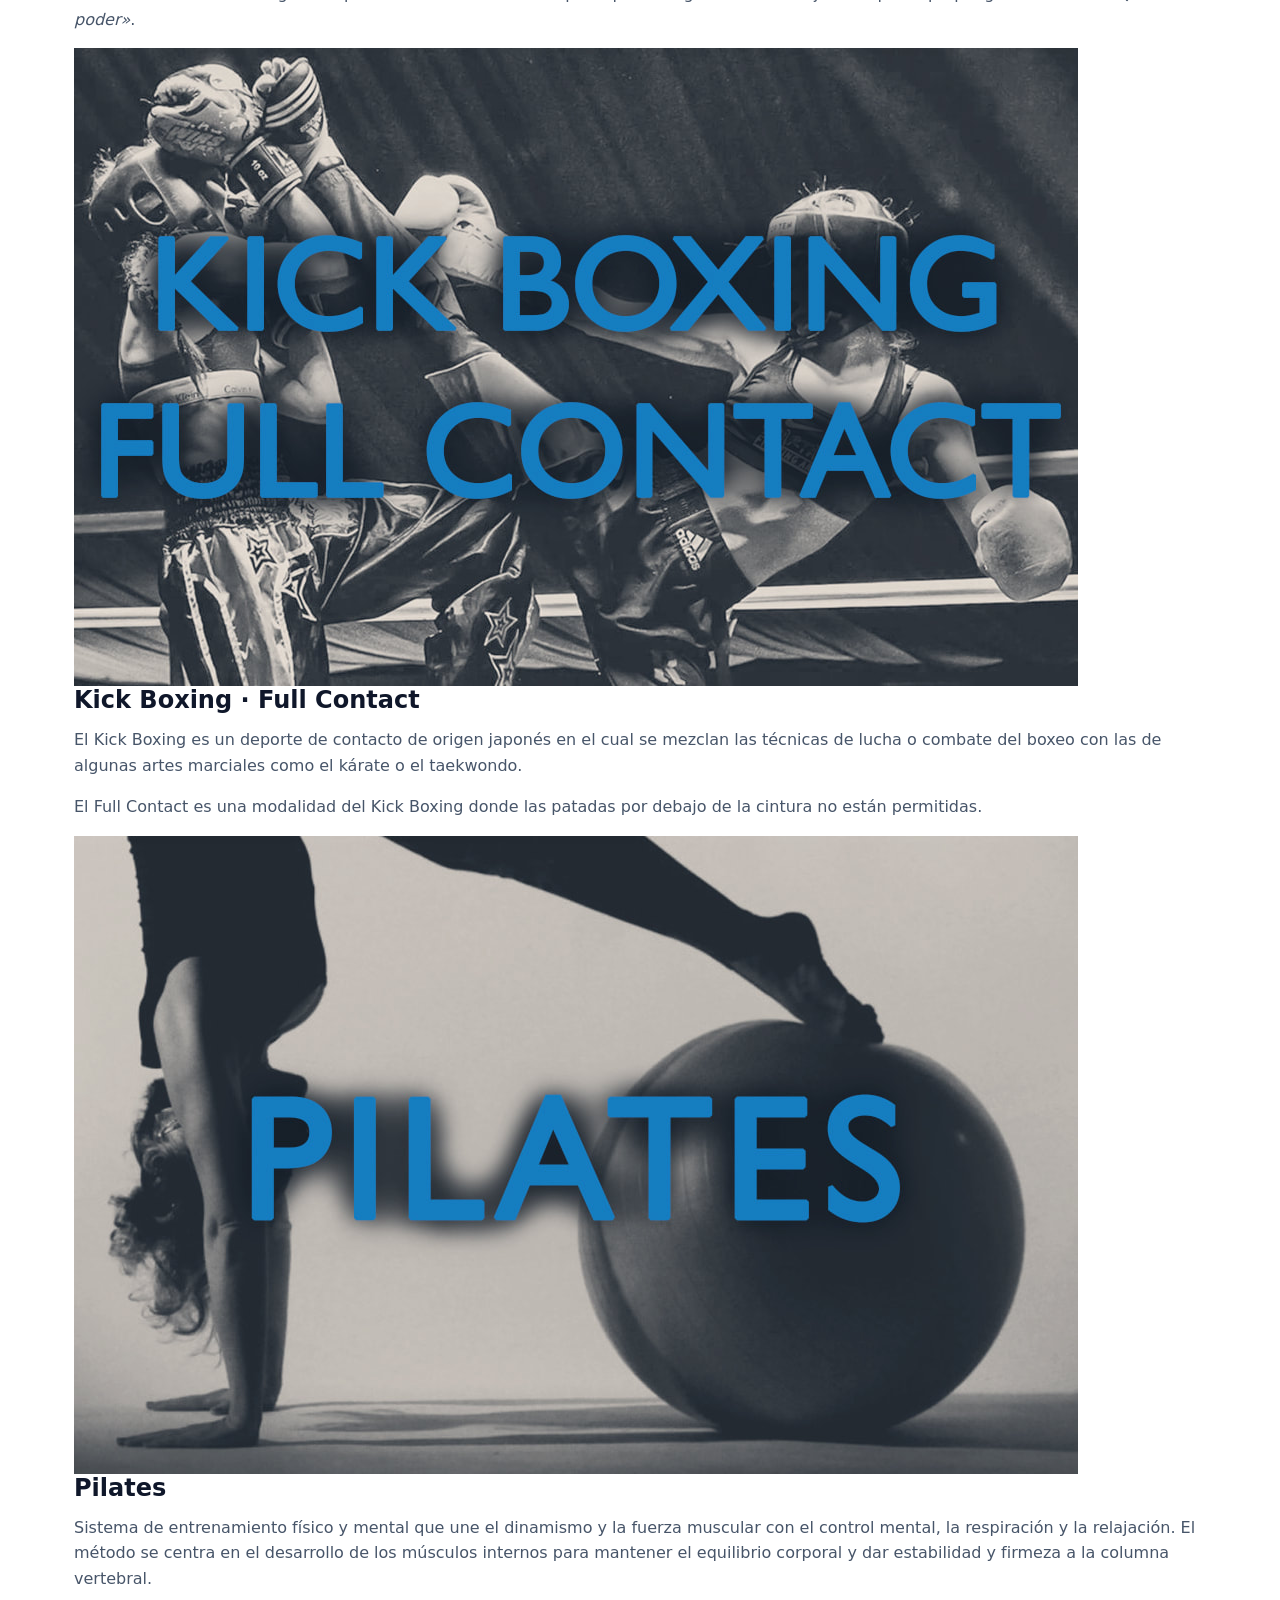
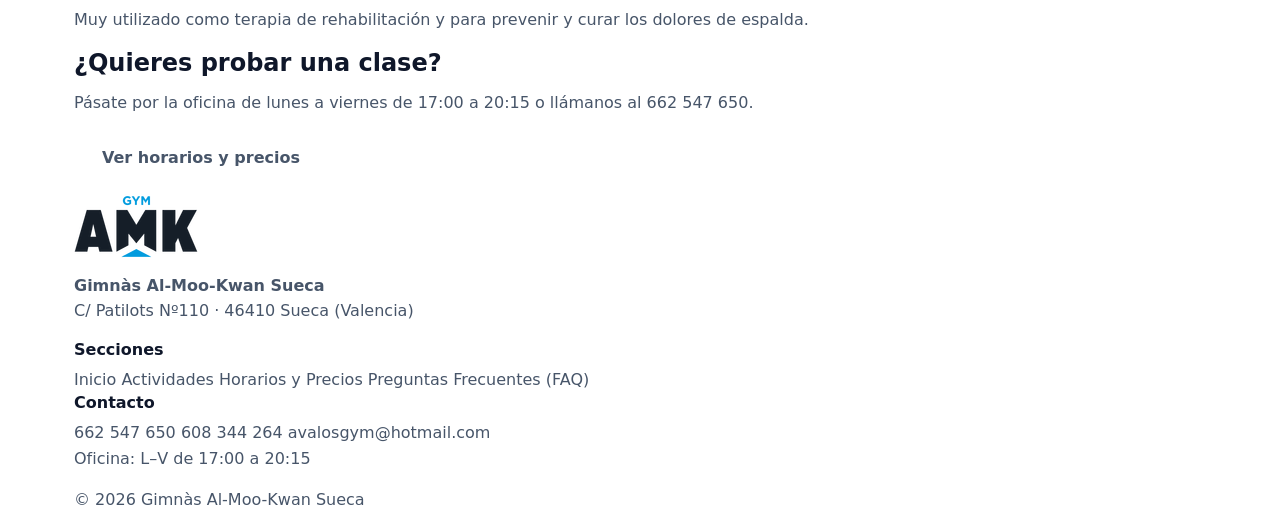
<file: actividades.html>
<!DOCTYPE html>
<html lang="es">
<head>
  <meta charset="UTF-8">
  <meta name="viewport" content="width=device-width, initial-scale=1.0">
  <title>Actividades | Gimnàs Al-Moo-Kwan Sueca</title>
  <meta name="description" content="Actividades del Gimnàs Al-Moo-Kwan Sueca: Yoga, Crosstraining, Taekwondo, Aeróbic, Zumba, Cardio Hiit, B. Pump, Cardio Box, Spinning, Musculación, Kick Boxing, Full Contact y Pilates.">
  <link rel="icon" href="images/logo-amk.png" type="image/png">
  <link rel="preconnect" href="https://fonts.googleapis.com">
  <link rel="preconnect" href="https://fonts.gstatic.com" crossorigin>
  <link href="https://fonts.googleapis.com/css2?family=Barlow+Condensed:wght@600;700&family=Inter:wght@400;500;600;700&display=swap" rel="stylesheet">
  <link rel="stylesheet" href="styles.css">
</head>
<body>

<header class="site-header">
  <div class="container header-inner">
    <a class="brand" href="index.html">
      <img src="images/logo-amk.png" alt="Logo AMK" class="brand-logo">
      <span class="brand-name">Gimnàs <strong>Al-Moo-Kwan</strong> <em>Sueca</em></span>
    </a>
    <button class="nav-toggle" aria-label="Abrir menú" aria-expanded="false">
      <span></span><span></span><span></span>
    </button>
    <nav class="site-nav" id="site-nav">
      <a href="index.html">Inicio</a>
      <a href="actividades.html" class="active">Actividades</a>
      <a href="horarios-y-precios.html">Horarios y Precios</a>
      <a href="preguntas-frecuentes-faq.html">Preguntas Frecuentes</a>
      <a href="index.html#contacto" class="nav-cta">Contacto</a>
    </nav>
  </div>
</header>

<main>

  <section class="page-hero">
    <div class="container">
      <h1>Actividades</h1>
      <p>Para todas las edades y todos los niveles. Encuentra la tuya.</p>
    </div>
  </section>

  <section class="section">
    <div class="container activities">

      <article class="activity" id="yoga">
        <div class="activity-media">
          <img src="images/actividades/yoga.jpg" alt="Clase de Yoga">
        </div>
        <div class="activity-body">
          <h2>Yoga</h2>
          <p>El Yoga es una ciencia completa de la vida, que se originó en la India hace muchos miles de años. Es el sistema de desarrollo y evolución personal más antiguo que hay en el mundo, y abarca el cuerpo, la mente y el espíritu.</p>
          <p>El Yoga para principiantes es una práctica que involucra posturas físicas, técnicas de respiración y meditación. Se enfoca en mejorar la flexibilidad, la fuerza y la relajación del cuerpo, mientras se promueve la conexión mente-cuerpo.</p>
        </div>
      </article>

      <article class="activity" id="crosstraining">
        <div class="activity-media">
          <img src="images/actividades/crosstraining.jpg" alt="Entrenamiento de Crosstraining">
        </div>
        <div class="activity-body">
          <h2>Crosstraining</h2>
          <p>El Crosstraining o entrenamiento funcional completa el entrenamiento tradicional de musculación, que tiene por objeto trabajar el músculo aislado. Este deporte tiende a imponerse como LA disciplina para mantenerse en forma. Se diferencia de los demás métodos por:</p>
          <ul>
            <li>La intensidad más elevada que en un entrenamiento clásico, encadenando ejercicios que movilizan todos los músculos y un tiempo de recuperación corto.</li>
            <li>Los movimientos funcionales hacen trabajar todas las cadenas musculares para producir un movimiento natural como correr, saltar, empujar, lanzar, tirar…</li>
          </ul>
          <a class="video-link" href="https://www.youtube.com/watch?v=j-ONpUeNTRU&amp;t=3s" target="_blank" rel="noopener">
            <svg viewBox="0 0 24 24" aria-hidden="true"><rect x="1.5" y="5" width="21" height="14" rx="4" fill="currentColor"/><path d="M10 9.2v5.6L15 12z" fill="#cd2e3a"/></svg>
            Mira una clase en vídeo
          </a>
        </div>
      </article>

      <article class="activity" id="taekwondo">
        <div class="activity-media">
          <img src="images/actividades/taekwondo.jpg" alt="Clase de Taekwondo">
        </div>
        <div class="activity-body">
          <h2>Taekwondo</h2>
          <p>Arte marcial coreano y deporte olímpico de combate desde el año 1988. Destaca por la variedad y espectacularidad de sus patadas. Incluye también técnicas de puño, mano abierta y defensa personal como: agarres, bloqueos, luxaciones o barridos y patadas por debajo de la cintura con tibia y rodilla.</p>
          <p>En nuestro gimnasio podrás encontrar una oferta variada:</p>
          <ul>
            <li><strong>Taekwondo Infantil:</strong> desde 4 años</li>
            <li><strong>Taekwondo Adultos Tradicional</strong></li>
            <li><strong>Taekwondo Adultos Moderno</strong></li>
          </ul>
        </div>
      </article>

      <article class="activity" id="aerobic">
        <div class="activity-media">
          <img src="images/actividades/aerobic.jpg" alt="Clase de Aeróbic, Zumba y Cardio">
        </div>
        <div class="activity-body">
          <h2>Aeróbic · Cardio Hiit · B. Pump · Cardio Box · Zumba</h2>
          <ul>
            <li><strong>Aeróbic</strong> se practica al son de la música y reúne todos los beneficios del ejercicio aeróbico, además de ejercitar la flexibilidad, coordinación, orientación, ritmo, etc. <strong>Step:</strong> modalidad del Aeróbic que incorpora una plataforma de baja altura.</li>
            <li><strong>Cardio Hiit:</strong> series donde se combinan ejercicios anaeróbicos (mucho más intensos) con ejercicios más suaves de cardio, abdomen y planchas.</li>
            <li><strong>B. Pump:</strong> combina ejercicios aeróbicos con tonificación muscular e incluye el levantamiento de pesas.</li>
            <li><strong>Cardio Box:</strong> permite mejorar la coordinación neuromuscular y el sistema cardiovascular respiratorio. Brinda mayor elasticidad y alivia el estrés.</li>
            <li><strong>Zumba:</strong> se utilizan ritmos latinoamericanos.</li>
          </ul>
        </div>
      </article>

      <article class="activity" id="spinning">
        <div class="activity-media">
          <img src="images/actividades/spinning.jpg" alt="Clase de Spinning">
        </div>
        <div class="activity-body">
          <h2>Spinning</h2>
          <p>Ejercicio aeróbico y de piernas principalmente, acompañado siempre de un buen hilo musical, donde el monitor o profesor puede, mediante el cambio de la frecuencia de pedaleo y de la resistencia al movimiento, realizar todo tipo de intensidades.</p>
          <p>Es una gimnasia muy adaptable al nivel del alumno, pudiendo ser tan sencilla como un paseo tranquilo o agotadora hasta para un ciclista profesional.</p>
        </div>
      </article>

      <article class="activity" id="musculacion">
        <div class="activity-media">
          <img src="images/actividades/musculacion.jpg" alt="Sala de Musculación">
        </div>
        <div class="activity-body">
          <h2>Sala de Musculación</h2>
          <p>Tenemos a tu disposición una amplia sala con gran variedad de maquinaria tanto para mantenerte en forma como para ejercitar y desarrollar tu musculación.</p>
          <p>Nuestro monitor se encargará de personalizarte las sesiones para que consigas todos los objetivos que te propongas. Recuerda: <em>«Querer es poder»</em>.</p>
        </div>
      </article>

      <article class="activity" id="kickboxing">
        <div class="activity-media">
          <img src="images/actividades/kickboxing.jpg" alt="Clase de Kick Boxing y Full Contact">
        </div>
        <div class="activity-body">
          <h2>Kick Boxing · Full Contact</h2>
          <p>El Kick Boxing es un deporte de contacto de origen japonés en el cual se mezclan las técnicas de lucha o combate del boxeo con las de algunas artes marciales como el kárate o el taekwondo.</p>
          <p>El Full Contact es una modalidad del Kick Boxing donde las patadas por debajo de la cintura no están permitidas.</p>
        </div>
      </article>

      <article class="activity" id="pilates">
        <div class="activity-media">
          <img src="images/actividades/pilates.jpg" alt="Clase de Pilates">
        </div>
        <div class="activity-body">
          <h2>Pilates</h2>
          <p>Sistema de entrenamiento físico y mental que une el dinamismo y la fuerza muscular con el control mental, la respiración y la relajación. El método se centra en el desarrollo de los músculos internos para mantener el equilibrio corporal y dar estabilidad y firmeza a la columna vertebral.</p>
          <p>Muy utilizado como terapia de rehabilitación y para prevenir y curar los dolores de espalda.</p>
        </div>
      </article>

    </div>
  </section>

  <section class="section cta-band">
    <div class="container center">
      <h2>¿Quieres probar una clase?</h2>
      <p>Pásate por la oficina de lunes a viernes de 17:00 a 20:15 o llámanos al <a href="tel:+34662547650">662 547 650</a>.</p>
      <a class="btn btn-primary" href="horarios-y-precios.html">Ver horarios y precios</a>
    </div>
  </section>

</main>

<footer class="site-footer">
  <div class="container footer-inner">
    <div class="footer-brand">
      <img src="images/logo-amk.png" alt="Logo AMK" class="brand-logo">
      <p><strong>Gimnàs Al-Moo-Kwan Sueca</strong><br>C/ Patilots Nº110 · 46410 Sueca (Valencia)</p>
    </div>
    <div class="footer-col">
      <h4>Secciones</h4>
      <a href="index.html">Inicio</a>
      <a href="actividades.html">Actividades</a>
      <a href="horarios-y-precios.html">Horarios y Precios</a>
      <a href="preguntas-frecuentes-faq.html">Preguntas Frecuentes (FAQ)</a>
    </div>
    <div class="footer-col">
      <h4>Contacto</h4>
      <a href="tel:+34662547650">662 547 650</a>
      <a href="tel:+34608344264">608 344 264</a>
      <a href="mailto:avalosgym@hotmail.com">avalosgym@hotmail.com</a>
      <p>Oficina: L–V de 17:00 a 20:15</p>
    </div>
  </div>
  <div class="footer-bottom">
    <div class="container">
      <p>© <span id="year"></span> Gimnàs Al-Moo-Kwan Sueca</p>
    </div>
  </div>
</footer>

<script src="script.js"></script>
</body>
</html>
</file>
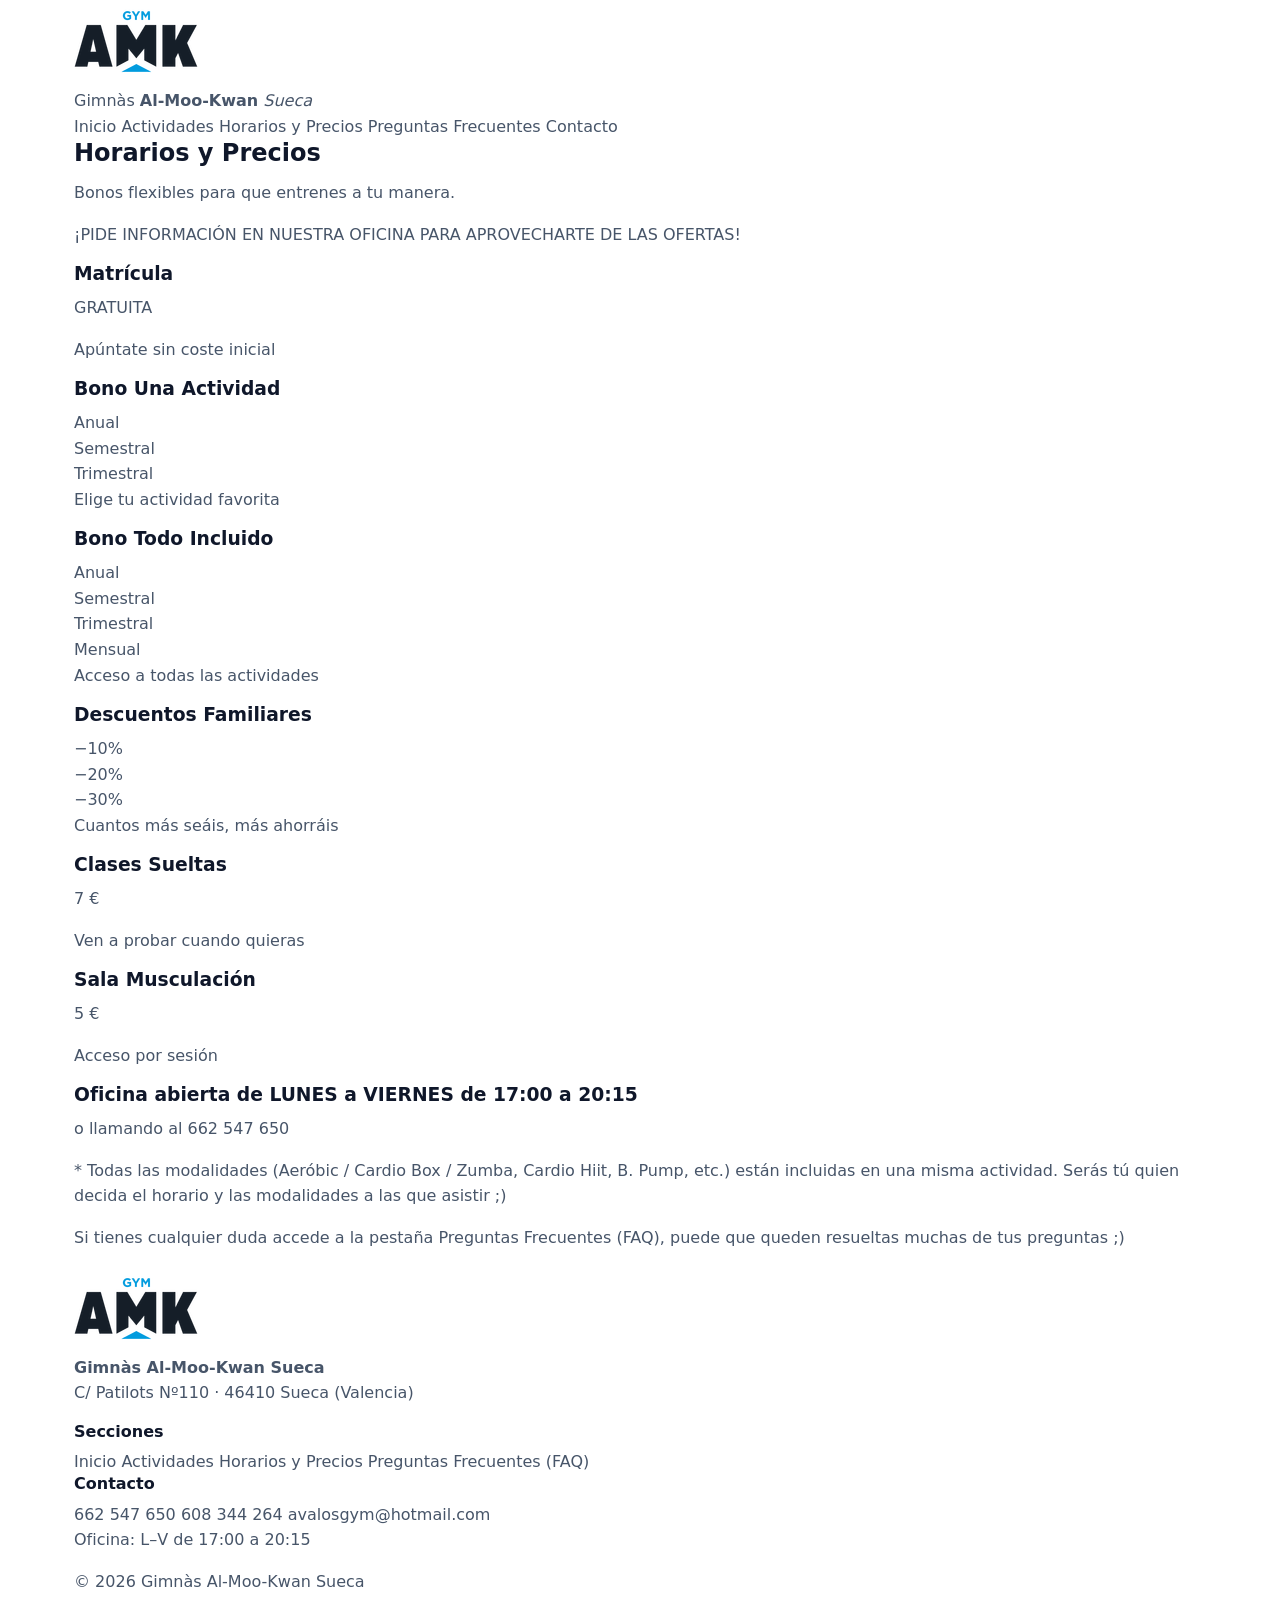
<file: horarios-y-precios.html>
<!DOCTYPE html>
<html lang="es">
<head>
  <meta charset="UTF-8">
  <meta name="viewport" content="width=device-width, initial-scale=1.0">
  <title>Horarios y Precios | Gimnàs Al-Moo-Kwan Sueca</title>
  <meta name="description" content="Horarios y precios del Gimnàs Al-Moo-Kwan Sueca: matrícula gratuita, bonos anuales, semestrales, trimestrales y mensuales, descuentos familiares y clases sueltas.">
  <link rel="icon" href="images/logo-amk.png" type="image/png">
  <link rel="preconnect" href="https://fonts.googleapis.com">
  <link rel="preconnect" href="https://fonts.gstatic.com" crossorigin>
  <link href="https://fonts.googleapis.com/css2?family=Barlow+Condensed:wght@600;700&family=Inter:wght@400;500;600;700&display=swap" rel="stylesheet">
  <link rel="stylesheet" href="styles.css">
</head>
<body>

<header class="site-header">
  <div class="container header-inner">
    <a class="brand" href="index.html">
      <img src="images/logo-amk.png" alt="Logo AMK" class="brand-logo">
      <span class="brand-name">Gimnàs <strong>Al-Moo-Kwan</strong> <em>Sueca</em></span>
    </a>
    <button class="nav-toggle" aria-label="Abrir menú" aria-expanded="false">
      <span></span><span></span><span></span>
    </button>
    <nav class="site-nav" id="site-nav">
      <a href="index.html">Inicio</a>
      <a href="actividades.html">Actividades</a>
      <a href="horarios-y-precios.html" class="active">Horarios y Precios</a>
      <a href="preguntas-frecuentes-faq.html">Preguntas Frecuentes</a>
      <a href="index.html#contacto" class="nav-cta">Contacto</a>
    </nav>
  </div>
</header>

<main>

  <section class="page-hero">
    <div class="container">
      <h1>Horarios y Precios</h1>
      <p>Bonos flexibles para que entrenes a tu manera.</p>
    </div>
  </section>

  <section class="section">
    <div class="container">

      <div class="offer-banner">
        <p>¡PIDE INFORMACIÓN EN NUESTRA OFICINA PARA APROVECHARTE DE LAS OFERTAS!</p>
      </div>

      <div class="price-grid">
        <div class="price-card featured">
          <h3>Matrícula</h3>
          <p class="price">GRATUITA</p>
          <p class="price-note">Apúntate sin coste inicial</p>
        </div>
        <div class="price-card">
          <h3>Bono Una Actividad</h3>
          <ul>
            <li>Anual</li>
            <li>Semestral</li>
            <li>Trimestral</li>
          </ul>
          <p class="price-note">Elige tu actividad favorita</p>
        </div>
        <div class="price-card">
          <h3>Bono Todo Incluido</h3>
          <ul>
            <li>Anual</li>
            <li>Semestral</li>
            <li>Trimestral</li>
            <li>Mensual</li>
          </ul>
          <p class="price-note">Acceso a todas las actividades</p>
        </div>
        <div class="price-card">
          <h3>Descuentos Familiares</h3>
          <ul>
            <li>−10%</li>
            <li>−20%</li>
            <li>−30%</li>
          </ul>
          <p class="price-note">Cuantos más seáis, más ahorráis</p>
        </div>
        <div class="price-card">
          <h3>Clases Sueltas</h3>
          <p class="price">7&nbsp;€</p>
          <p class="price-note">Ven a probar cuando quieras</p>
        </div>
        <div class="price-card">
          <h3>Sala Musculación</h3>
          <p class="price">5&nbsp;€</p>
          <p class="price-note">Acceso por sesión</p>
        </div>
      </div>

      <div class="office-banner">
        <h3>Oficina abierta de LUNES a VIERNES de 17:00 a 20:15</h3>
        <p>o llamando al <a href="tel:+34662547650">662 547 650</a></p>
      </div>

      <div class="note-box">
        <p>* Todas las modalidades (Aeróbic / Cardio Box / Zumba, Cardio Hiit, B. Pump, etc.) están incluidas en una misma actividad. Serás tú quien decida el horario y las modalidades a las que asistir&nbsp;;)</p>
        <p>Si tienes cualquier duda accede a la pestaña <a href="preguntas-frecuentes-faq.html">Preguntas Frecuentes (FAQ)</a>, puede que queden resueltas muchas de tus preguntas&nbsp;;)</p>
      </div>

    </div>
  </section>

</main>

<footer class="site-footer">
  <div class="container footer-inner">
    <div class="footer-brand">
      <img src="images/logo-amk.png" alt="Logo AMK" class="brand-logo">
      <p><strong>Gimnàs Al-Moo-Kwan Sueca</strong><br>C/ Patilots Nº110 · 46410 Sueca (Valencia)</p>
    </div>
    <div class="footer-col">
      <h4>Secciones</h4>
      <a href="index.html">Inicio</a>
      <a href="actividades.html">Actividades</a>
      <a href="horarios-y-precios.html">Horarios y Precios</a>
      <a href="preguntas-frecuentes-faq.html">Preguntas Frecuentes (FAQ)</a>
    </div>
    <div class="footer-col">
      <h4>Contacto</h4>
      <a href="tel:+34662547650">662 547 650</a>
      <a href="tel:+34608344264">608 344 264</a>
      <a href="mailto:avalosgym@hotmail.com">avalosgym@hotmail.com</a>
      <p>Oficina: L–V de 17:00 a 20:15</p>
    </div>
  </div>
  <div class="footer-bottom">
    <div class="container">
      <p>© <span id="year"></span> Gimnàs Al-Moo-Kwan Sueca</p>
    </div>
  </div>
</footer>

<script src="script.js"></script>
</body>
</html>
</file>
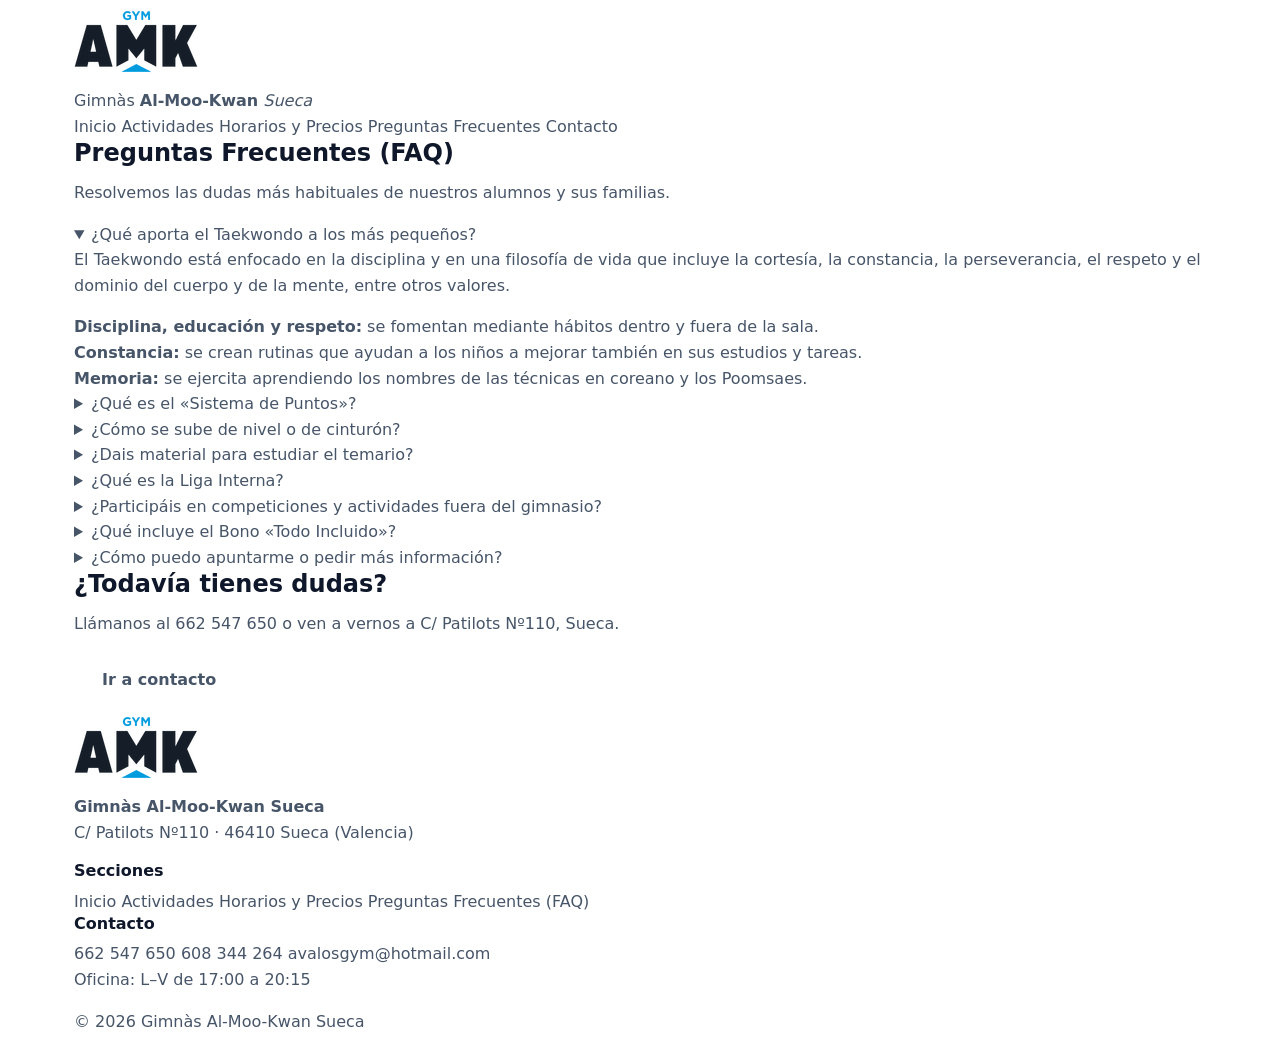
<file: preguntas-frecuentes-faq.html>
<!DOCTYPE html>
<html lang="es">
<head>
  <meta charset="UTF-8">
  <meta name="viewport" content="width=device-width, initial-scale=1.0">
  <title>Preguntas Frecuentes (FAQ) | Gimnàs Al-Moo-Kwan Sueca</title>
  <meta name="description" content="Preguntas frecuentes del Gimnàs Al-Moo-Kwan Sueca: sistema de puntos, exámenes de cinturón, Liga Interna, Juegos de Verano, bonos y más.">
  <link rel="icon" href="images/logo-amk.png" type="image/png">
  <link rel="preconnect" href="https://fonts.googleapis.com">
  <link rel="preconnect" href="https://fonts.gstatic.com" crossorigin>
  <link href="https://fonts.googleapis.com/css2?family=Barlow+Condensed:wght@600;700&family=Inter:wght@400;500;600;700&display=swap" rel="stylesheet">
  <link rel="stylesheet" href="styles.css">
</head>
<body>

<header class="site-header">
  <div class="container header-inner">
    <a class="brand" href="index.html">
      <img src="images/logo-amk.png" alt="Logo AMK" class="brand-logo">
      <span class="brand-name">Gimnàs <strong>Al-Moo-Kwan</strong> <em>Sueca</em></span>
    </a>
    <button class="nav-toggle" aria-label="Abrir menú" aria-expanded="false">
      <span></span><span></span><span></span>
    </button>
    <nav class="site-nav" id="site-nav">
      <a href="index.html">Inicio</a>
      <a href="actividades.html">Actividades</a>
      <a href="horarios-y-precios.html">Horarios y Precios</a>
      <a href="preguntas-frecuentes-faq.html" class="active">Preguntas Frecuentes</a>
      <a href="index.html#contacto" class="nav-cta">Contacto</a>
    </nav>
  </div>
</header>

<main>

  <section class="page-hero">
    <div class="container">
      <h1>Preguntas Frecuentes (FAQ)</h1>
      <p>Resolvemos las dudas más habituales de nuestros alumnos y sus familias.</p>
    </div>
  </section>

  <section class="section">
    <div class="container faq-list">

      <details class="faq-item" open>
        <summary>¿Qué aporta el Taekwondo a los más pequeños?</summary>
        <div class="faq-answer">
          <p>El Taekwondo está enfocado en la disciplina y en una filosofía de vida que incluye la cortesía, la constancia, la perseverancia, el respeto y el dominio del cuerpo y de la mente, entre otros valores.</p>
          <ul>
            <li><strong>Disciplina, educación y respeto:</strong> se fomentan mediante hábitos dentro y fuera de la sala.</li>
            <li><strong>Constancia:</strong> se crean rutinas que ayudan a los niños a mejorar también en sus estudios y tareas.</li>
            <li><strong>Memoria:</strong> se ejercita aprendiendo los nombres de las técnicas en coreano y los Poomsaes.</li>
          </ul>
        </div>
      </details>

      <details class="faq-item">
        <summary>¿Qué es el «Sistema de Puntos»?</summary>
        <div class="faq-answer">
          <p>En el Gimnasio Al-Moo-Kwan utilizamos un «Sistema de Puntos» que consiste en lo siguiente: al terminar la clase, si el alumno se ha comportado correctamente, recibe una cuartilla de cartón equivalente a 50 puntos.</p>
          <p>Los puntos se van acumulando hasta alcanzar la cantidad equivalente al tiempo requerido para el correcto aprendizaje de las técnicas de cada grado. Una vez alcanzada, se realiza un examen para confirmar que el alumno ha llegado al nivel necesario.</p>
        </div>
      </details>

      <details class="faq-item">
        <summary>¿Cómo se sube de nivel o de cinturón?</summary>
        <div class="faq-answer">
          <p>Para subir de nivel o cinturón es necesario aprender ciertas técnicas (patadas, puños, posiciones, etc.), los Poomsaes (combinaciones de técnicas) y defensa personal.</p>
          <p>Cuando el alumno se sienta preparado y haya aprendido todas las técnicas necesarias, podrá realizar el examen de cinturón en el propio gimnasio.</p>
        </div>
      </details>

      <details class="faq-item">
        <summary>¿Dais material para estudiar el temario?</summary>
        <div class="faq-answer">
          <p>Sí. Entregamos de forma gratuita hojas impresas con el temario a aprender (técnicas y Poomsaes) a todos los alumnos que las soliciten.</p>
        </div>
      </details>

      <details class="faq-item">
        <summary>¿Qué es la Liga Interna?</summary>
        <div class="faq-answer">
          <p>A lo largo del año organizamos una Liga Interna en la que cada mes se realizan ciertas pruebas (agilidad, velocidad, técnica…). Los alumnos obtienen una puntuación según sus resultados y, al finalizar la Liga, se premia a los clasificados de cada edad.</p>
          <p>Todos los concursantes reciben un regalo por su dedicación y participación. Mensualmente colgamos en el tablón del gimnasio los resultados para que los niños vean su progreso.</p>
        </div>
      </details>

      <details class="faq-item">
        <summary>¿Participáis en competiciones y actividades fuera del gimnasio?</summary>
        <div class="faq-answer">
          <p>Sí. Participamos en la Liga Autonómica, con encuentros entre alumnos de diferentes gimnasios.</p>
          <p>Además, todos los años celebramos los «Juegos de Verano» en la playa del Mareny Blau (Sueca, Valencia), en los que se realizan todo tipo de pruebas como saltos con patada, velocidad, etc.</p>
        </div>
      </details>

      <details class="faq-item">
        <summary>¿Qué incluye el Bono «Todo Incluido»?</summary>
        <div class="faq-answer">
          <p>El acceso a todas las actividades del gimnasio. Además, todas las modalidades (Aeróbic / Cardio Box / Zumba, Cardio Hiit, B. Pump, etc.) están incluidas en una misma actividad: serás tú quien decida el horario y las modalidades a las que asistir&nbsp;;)</p>
        </div>
      </details>

      <details class="faq-item">
        <summary>¿Cómo puedo apuntarme o pedir más información?</summary>
        <div class="faq-answer">
          <p>Pásate por nuestra oficina, abierta de lunes a viernes de 17:00 a 20:15, o llámanos al <a href="tel:+34662547650">662 547 650</a> / <a href="tel:+34608344264">608 344 264</a>. La matrícula es gratuita y tenemos ofertas y descuentos familiares: ¡pregúntanos!</p>
        </div>
      </details>

    </div>
  </section>

  <section class="section cta-band">
    <div class="container center">
      <h2>¿Todavía tienes dudas?</h2>
      <p>Llámanos al <a href="tel:+34662547650">662 547 650</a> o ven a vernos a C/ Patilots Nº110, Sueca.</p>
      <a class="btn btn-primary" href="index.html#contacto">Ir a contacto</a>
    </div>
  </section>

</main>

<footer class="site-footer">
  <div class="container footer-inner">
    <div class="footer-brand">
      <img src="images/logo-amk.png" alt="Logo AMK" class="brand-logo">
      <p><strong>Gimnàs Al-Moo-Kwan Sueca</strong><br>C/ Patilots Nº110 · 46410 Sueca (Valencia)</p>
    </div>
    <div class="footer-col">
      <h4>Secciones</h4>
      <a href="index.html">Inicio</a>
      <a href="actividades.html">Actividades</a>
      <a href="horarios-y-precios.html">Horarios y Precios</a>
      <a href="preguntas-frecuentes-faq.html">Preguntas Frecuentes (FAQ)</a>
    </div>
    <div class="footer-col">
      <h4>Contacto</h4>
      <a href="tel:+34662547650">662 547 650</a>
      <a href="tel:+34608344264">608 344 264</a>
      <a href="mailto:avalosgym@hotmail.com">avalosgym@hotmail.com</a>
      <p>Oficina: L–V de 17:00 a 20:15</p>
    </div>
  </div>
  <div class="footer-bottom">
    <div class="container">
      <p>© <span id="year"></span> Gimnàs Al-Moo-Kwan Sueca</p>
    </div>
  </div>
</footer>

<script src="script.js"></script>
</body>
</html>
</file>
<file: styles.css>
:root {
  --color-primary: #06b6d4;
  --color-primary-dark: #0891b2;
  --color-secondary: #f97316;
  --color-accent: #a855f7;
  --color-success: #22c55e;
  --gradient-brand: linear-gradient(135deg, #06b6d4 0%, #6366f1 50%, #a855f7 100%);
  --gradient-warm: linear-gradient(135deg, #f97316 0%, #ec4899 100%);
  --color-ink: #0f172a;
  --color-body: #475569;
  --color-muted: #64748b;
  --color-bg: #ffffff;
  --color-bg-alt: #f5f8ff;
  --color-border: #e2e8f0;
  --shadow-sm: 0 2px 8px rgba(15, 23, 42, 0.06);
  --shadow-md: 0 12px 32px rgba(15, 23, 42, 0.10);
  --shadow-lg: 0 24px 60px rgba(99, 102, 241, 0.18);
  --radius-sm: 10px;
  --radius-md: 18px;
  --radius-lg: 28px;
  --container-w: 1180px;
}

* { box-sizing: border-box; }

html { scroll-behavior: smooth; }

body {
  margin: 0;
  font-family: "Segoe UI", system-ui, -apple-system, "Helvetica Neue", Arial, sans-serif;
  color: var(--color-body);
  background: var(--color-bg);
  line-height: 1.6;
}

h1, h2, h3, h4 {
  color: var(--color-ink);
  margin: 0 0 0.5em;
  line-height: 1.2;
}

p { margin: 0 0 1em; }

a { text-decoration: none; color: inherit; }

ul { list-style: none; margin: 0; padding: 0; }

img { max-width: 100%; display: block; }

.container {
  max-width: var(--container-w);
  margin: 0 auto;
  padding: 0 24px;
}

.text-accent {
  background: var(--gradient-brand);
  -webkit-background-clip: text;
  background-clip: text;
  color: transparent;
}

.eyebrow {
  display: inline-block;
  font-weight: 700;
  font-size: 0.85rem;
  letter-spacing: 0.06em;
  text-transform: uppercase;
  color: var(--color-primary-dark);
  background: rgba(6, 182, 212, 0.1);
  padding: 6px 14px;
  border-radius: 999px;
  margin-bottom: 14px;
}

.eyebrow--center { display: block; text-align: center; width: fit-content; margin-inline: auto; }

.section-title {
  font-size: clamp(1.8rem, 3vw, 2.4rem);
  text-align: center;
  max-width: 720px;
  margin-inline: auto;
}

.section-title--left { text-align: left; margin-inline: 0; }

.section-lead {
  text-align: center;
  max-width: 640px;
  margin: 0 auto 3rem;
  color: var(--color-muted);
}

/* Buttons */
.btn {
  display: inline-flex;
  align-items: center;
  justify-content: center;
  gap: 8px;
  padding: 14px 28px;
  border-radius: 999px;
  font-weight: 700;
  font-size: 1rem;
  border: none;
  cursor: pointer;
  transition: transform 0.2s ease, box-shadow 0.2s ease, background 0.2s ease;
  white-space: nowrap;
}

.btn--primary {
  background: var(--gradient-brand);
  color: #fff;
  box-shadow: var(--shadow-lg);
}

.btn--primary:hover { transform: translateY(-2px); box-shadow: 0 28px 60px rgba(99,102,241,0.28); }

.btn--ghost {
  background: #fff;
  color: var(--color-ink);
  border: 2px solid var(--color-border);
}

.btn--ghost:hover { border-color: var(--color-primary); color: var(--color-primary-dark); }

.btn--small { padding: 10px 20px; font-size: 0.9rem; }

.btn--full { width: 100%; }

/* Header */
.header {
  position: sticky;
  top: 0;
  z-index: 100;
  background: rgba(255, 255, 255, 0.85);
  backdrop-filter: blur(10px);
  border-bottom: 1px solid var(--color-border);
}

.header__inner {
  display: flex;
  align-items: center;
  gap: 24px;
  padding-block: 14px;
}

.logo {
  display: flex;
  align-items: center;
  gap: 10px;
  margin-right: auto;
}

.logo__img { height: 42px; width: auto; }

.logo__badge {
  display: inline-flex;
  align-items: center;
  justify-content: center;
  width: 34px;
  height: 38px;
  flex-shrink: 0;
}

.tooth-icon { width: 100%; height: 100%; }

.logo__text {
  display: flex;
  flex-direction: column;
  line-height: 1.2;
}

.logo__text strong { color: var(--color-ink); font-size: 1rem; }
.logo__text small { color: var(--color-muted); font-size: 0.72rem; }

.nav {
  display: flex;
  gap: 28px;
  font-weight: 600;
}

.nav a {
  color: var(--color-body);
  position: relative;
  padding: 4px 0;
}

.nav a:hover { color: var(--color-primary-dark); }

.header__cta { margin-left: 8px; }

.nav-toggle {
  display: none;
  flex-direction: column;
  gap: 5px;
  background: none;
  border: none;
  cursor: pointer;
  padding: 6px;
}

.nav-toggle span {
  width: 24px;
  height: 2px;
  background: var(--color-ink);
  border-radius: 2px;
  transition: all 0.25s ease;
}

/* Hero */
.hero {
  padding: 90px 0 70px;
  background:
    radial-gradient(circle at 15% 20%, rgba(6, 182, 212, 0.12), transparent 45%),
    radial-gradient(circle at 85% 10%, rgba(249, 115, 22, 0.12), transparent 40%),
    var(--color-bg-alt);
  overflow: hidden;
}

.hero__inner {
  display: grid;
  grid-template-columns: 1.1fr 0.9fr;
  align-items: center;
  gap: 48px;
}

.hero h1 {
  font-size: clamp(2.2rem, 4vw, 3.4rem);
}

.hero__lead {
  font-size: 1.1rem;
  max-width: 520px;
}

.hero__actions {
  display: flex;
  gap: 16px;
  flex-wrap: wrap;
  margin-bottom: 28px;
}

.hero__badges {
  display: flex;
  gap: 20px;
  flex-wrap: wrap;
  font-weight: 600;
  color: var(--color-muted);
  font-size: 0.9rem;
}

.hero__visual {
  position: relative;
  height: 420px;
}

.hero__blob {
  position: absolute;
  inset: 0;
  background: var(--gradient-brand);
  border-radius: 40% 60% 55% 45% / 50% 45% 55% 50%;
  opacity: 0.9;
  filter: blur(0px);
  animation: float 8s ease-in-out infinite;
}

@keyframes float {
  0%, 100% { border-radius: 40% 60% 55% 45% / 50% 45% 55% 50%; transform: translateY(0); }
  50% { border-radius: 55% 45% 40% 60% / 45% 55% 45% 55%; transform: translateY(-14px); }
}

.hero__card {
  position: absolute;
  display: flex;
  align-items: center;
  gap: 12px;
  background: #fff;
  padding: 16px 20px;
  border-radius: var(--radius-md);
  box-shadow: var(--shadow-md);
  font-weight: 700;
}

.hero__card small {
  display: block;
  font-weight: 500;
  color: var(--color-muted);
  font-size: 0.75rem;
}

.hero__card-icon {
  display: flex;
  align-items: center;
  justify-content: center;
  width: 30px;
  height: 34px;
  flex-shrink: 0;
}

.hero__card--1 { top: 12%; left: -4%; }
.hero__card--2 { bottom: 10%; right: -2%; }

/* Stats */
.stats {
  background: var(--gradient-brand);
  padding: 36px 0;
}

.stats__inner {
  display: grid;
  grid-template-columns: repeat(3, 1fr);
  gap: 24px;
  text-align: center;
  color: #fff;
}

.stat__number {
  display: block;
  font-size: 2rem;
  font-weight: 800;
}

.stat__label {
  font-size: 0.9rem;
  opacity: 0.9;
}

/* Services */
.services { padding: 90px 0; }

.services__grid {
  display: grid;
  grid-template-columns: repeat(auto-fit, minmax(230px, 1fr));
  gap: 28px;
}

.card {
  background: #fff;
  border: 1px solid var(--color-border);
  border-radius: var(--radius-md);
  padding: 32px 28px;
  transition: transform 0.25s ease, box-shadow 0.25s ease, border-color 0.25s ease;
}

.card:hover {
  transform: translateY(-6px);
  box-shadow: var(--shadow-md);
  border-color: transparent;
}

.card__icon {
  display: inline-flex;
  align-items: center;
  justify-content: center;
  width: 56px;
  height: 56px;
  font-size: 1.6rem;
  border-radius: var(--radius-sm);
  background: var(--gradient-warm);
  margin-bottom: 18px;
}

.card h3 { font-size: 1.15rem; }

.card p { color: var(--color-muted); margin: 0; }

/* About */
.about { padding: 90px 0; background: var(--color-bg-alt); }

.about__inner {
  display: grid;
  grid-template-columns: 0.9fr 1.1fr;
  gap: 56px;
  align-items: center;
}

.about__visual {
  position: relative;
  height: 380px;
}

.about__blob {
  position: absolute;
  inset: 0;
  background: var(--gradient-warm);
  border-radius: 32px;
  opacity: 0.9;
}

.about__photo {
  position: absolute;
  inset: 18px;
  width: calc(100% - 36px);
  height: calc(100% - 36px);
  object-fit: cover;
  border-radius: var(--radius-lg);
  box-shadow: var(--shadow-lg);
}

.about__list {
  margin: 22px 0 28px;
  display: flex;
  flex-direction: column;
  gap: 12px;
}

.about__list li::before {
  content: "✓ ";
  color: var(--color-success);
  font-weight: 800;
}

/* Tabs (Nosotros) */
.tabs {
  display: flex;
  flex-wrap: wrap;
  justify-content: center;
  gap: 12px;
  margin: 0 auto 48px;
}

.tab-btn {
  padding: 12px 22px;
  border-radius: 999px;
  border: 2px solid var(--color-border);
  background: var(--color-surface);
  color: var(--color-body);
  font-weight: 700;
  font-size: 0.95rem;
  cursor: pointer;
  transition: transform 0.2s ease, box-shadow 0.2s ease, background 0.2s ease, color 0.2s ease, border-color 0.2s ease;
}

.tab-btn:hover { border-color: var(--color-primary); color: var(--color-primary-dark); }

.tab-btn.is-active {
  background: var(--gradient-brand);
  border-color: transparent;
  color: #fff;
  box-shadow: var(--shadow-md);
}

.tab-btn:focus-visible { outline: 3px solid var(--color-primary); outline-offset: 2px; }

.tab-panel { display: none; }
.tab-panel.is-active { display: block; animation: tab-fade-in 0.25s ease; }

@keyframes tab-fade-in {
  from { opacity: 0; transform: translateY(6px); }
  to { opacity: 1; transform: translateY(0); }
}

@media (prefers-reduced-motion: reduce) {
  .tab-panel.is-active { animation: none; }
}

.tab-text { max-width: 760px; margin: 0 auto; }
.tab-text p { margin-bottom: 1.2em; }
.tab-text--centered { text-align: center; }

.tab-quote {
  font-size: 1.35rem;
  font-style: italic;
  color: var(--color-ink);
  line-height: 1.55;
}

.video-card {
  display: flex;
  align-items: center;
  gap: 16px;
  background: var(--color-surface);
  border: 1px solid var(--color-border);
  border-radius: var(--radius-md);
  padding: 20px 24px;
  margin-top: 8px;
  transition: transform 0.2s ease, box-shadow 0.2s ease;
}

.video-card:hover { transform: translateY(-3px); box-shadow: var(--shadow-md); }

.video-card__icon {
  display: flex;
  align-items: center;
  justify-content: center;
  width: 48px;
  height: 48px;
  border-radius: 50%;
  background: var(--gradient-warm);
  color: #fff;
  font-size: 1.1rem;
  flex-shrink: 0;
}

.video-card strong { display: block; color: var(--color-ink); }
.video-card small { color: var(--color-muted); }

.values__grid {
  display: grid;
  grid-template-columns: repeat(3, 1fr);
  gap: 28px;
}

.value-card {
  background: var(--color-surface);
  border: 1px solid var(--color-border);
  border-radius: var(--radius-md);
  padding: 28px;
}

.value-card__number {
  display: inline-flex;
  align-items: center;
  justify-content: center;
  width: 40px;
  height: 40px;
  border-radius: 50%;
  background: var(--gradient-brand);
  color: #fff;
  font-weight: 800;
  margin-bottom: 14px;
}

.value-card h3 { font-size: 1.1rem; }
.value-card p { color: var(--color-muted); margin: 0; }

/* Social (Instagram + cuentas aliadas) */
.social { padding: 90px 0; }

.ig-profile {
  display: flex;
  align-items: center;
  gap: 28px;
  flex-wrap: wrap;
  background: #fff;
  border: 1px solid var(--color-border);
  border-radius: var(--radius-lg);
  padding: 32px;
  box-shadow: var(--shadow-md);
  max-width: 760px;
  margin: 0 auto;
}

.ig-profile__avatar {
  display: flex;
  align-items: center;
  justify-content: center;
  width: 80px;
  height: 80px;
  flex-shrink: 0;
  border-radius: 50%;
  background: var(--color-bg-alt);
  box-shadow: inset 0 0 0 1px var(--color-border);
}

.ig-profile__avatar .tooth-icon { width: 42px; height: 47px; }

.ig-profile__info { flex: 1; min-width: 200px; }

.ig-profile__info strong { display: block; color: var(--color-ink); font-size: 1.1rem; margin-bottom: 4px; }
.ig-profile__info p { margin-bottom: 12px; }

.ig-profile__stats {
  display: flex;
  gap: 20px;
  flex-wrap: wrap;
  font-size: 0.9rem;
  color: var(--color-muted);
}

.ig-profile__stats strong { color: var(--color-ink); }

.allies__grid {
  display: grid;
  grid-template-columns: repeat(auto-fit, minmax(280px, 1fr));
  gap: 24px;
  max-width: 760px;
  margin: 32px auto 0;
}

.allies__card {
  display: flex;
  align-items: center;
  gap: 16px;
  background: #fff;
  border: 1px solid var(--color-border);
  border-radius: var(--radius-md);
  padding: 22px;
  transition: transform 0.2s ease, box-shadow 0.2s ease;
}

.allies__card:hover { transform: translateY(-3px); box-shadow: var(--shadow-md); }

.allies__icon {
  display: flex;
  align-items: center;
  justify-content: center;
  width: 48px;
  height: 48px;
  flex-shrink: 0;
  font-size: 1.4rem;
  border-radius: 50%;
  background: var(--gradient-warm);
}

.allies__card strong { display: block; color: var(--color-ink); }
.allies__card small { color: var(--color-muted); }

/* Contact */
.contact { padding: 90px 0; background: var(--color-bg-alt); }

.contact__inner {
  display: grid;
  grid-template-columns: 0.9fr 1.1fr;
  gap: 56px;
}

.contact__details {
  display: flex;
  flex-direction: column;
  gap: 16px;
  margin-top: 24px;
  font-weight: 600;
}

.contact__details li { display: flex; align-items: center; gap: 12px; }

.contact__form {
  background: #fff;
  padding: 32px;
  border-radius: var(--radius-lg);
  box-shadow: var(--shadow-md);
  display: flex;
  flex-direction: column;
  gap: 18px;
}

.form-row {
  display: grid;
  grid-template-columns: 1fr 1fr;
  gap: 18px;
}

.contact__form label {
  display: flex;
  flex-direction: column;
  gap: 6px;
  font-weight: 600;
  font-size: 0.9rem;
  color: var(--color-ink);
}

.contact__form input,
.contact__form select,
.contact__form textarea {
  font: inherit;
  padding: 12px 14px;
  border-radius: var(--radius-sm);
  border: 1.5px solid var(--color-border);
  background: var(--color-bg-alt);
  color: var(--color-ink);
  resize: vertical;
}

.contact__form input:focus,
.contact__form select:focus,
.contact__form textarea:focus {
  outline: none;
  border-color: var(--color-primary);
  background: #fff;
}

.form-status {
  margin: 0;
  min-height: 1.2em;
  font-weight: 600;
  color: var(--color-success);
}

/* Footer */
.footer {
  background: var(--color-ink);
  color: #cbd5e1;
  padding-top: 64px;
}

.footer__inner {
  display: grid;
  grid-template-columns: 1.4fr 1fr 1fr 1fr;
  gap: 32px;
  padding-bottom: 40px;
  border-bottom: 1px solid rgba(255,255,255,0.1);
}

.footer__brand { display: flex; flex-direction: column; gap: 14px; }

.footer__logo-badge {
  display: inline-flex;
  align-items: center;
  justify-content: center;
  width: fit-content;
  background: #fff;
  border-radius: 12px;
  padding: 8px 14px;
}

.footer__logo-badge .tooth-icon { width: 30px; height: 34px; }

.footer__brand p { color: #94a3b8; font-size: 0.9rem; max-width: 280px; }

.footer__col { display: flex; flex-direction: column; gap: 12px; }
.footer__col h4 { color: #fff; margin-bottom: 4px; }
.footer__col a { color: #94a3b8; }
.footer__col a:hover { color: #fff; }

.footer__social { display: flex; gap: 12px; }

.social-icon {
  display: flex;
  align-items: center;
  justify-content: center;
  width: 38px;
  height: 38px;
  border-radius: 50%;
  background: #fff;
  transition: transform 0.2s ease, box-shadow 0.2s ease;
}

.social-icon svg { width: 18px; height: 18px; }

.social-icon:hover { transform: translateY(-3px); box-shadow: 0 8px 20px rgba(0, 0, 0, 0.25); }

.footer__bottom {
  text-align: center;
  padding: 20px 0;
  font-size: 0.85rem;
  color: #64748b;
}

/* WhatsApp floating button */
.whatsapp-fab {
  position: fixed;
  bottom: 24px;
  right: 24px;
  width: 60px;
  height: 60px;
  border-radius: 50%;
  background: #25d366;
  color: #fff;
  display: flex;
  align-items: center;
  justify-content: center;
  box-shadow: 0 12px 28px rgba(37, 211, 102, 0.45);
  z-index: 200;
  transition: transform 0.2s ease;
}

.whatsapp-fab svg { width: 28px; height: 28px; }

.whatsapp-fab:hover { transform: scale(1.08); }

/* Responsive */
@media (max-width: 960px) {
  .hero__inner, .about__inner, .contact__inner { grid-template-columns: 1fr; }
  .hero__visual { height: 280px; order: -1; }
  .values__grid { grid-template-columns: repeat(2, 1fr); }
  .footer__inner { grid-template-columns: 1fr 1fr; }
}

@media (max-width: 768px) {
  .nav {
    position: absolute;
    top: 100%;
    left: 0;
    right: 0;
    background: #fff;
    flex-direction: column;
    padding: 20px 24px;
    gap: 16px;
    border-bottom: 1px solid var(--color-border);
    box-shadow: var(--shadow-md);
    display: none;
  }
  .nav.is-open { display: flex; }
  .nav-toggle { display: flex; }
  .header__cta { display: none; }
  .stats__inner { grid-template-columns: 1fr; }
  .values__grid { grid-template-columns: 1fr; }
  .ig-profile { flex-direction: column; text-align: center; }
  .tabs { gap: 8px; }
  .tab-btn { padding: 10px 16px; font-size: 0.85rem; }
  .form-row { grid-template-columns: 1fr; }
  .footer__inner { grid-template-columns: 1fr; text-align: center; }
  .footer__brand { align-items: center; }
  .footer__brand p { max-width: none; }
}
</file>
